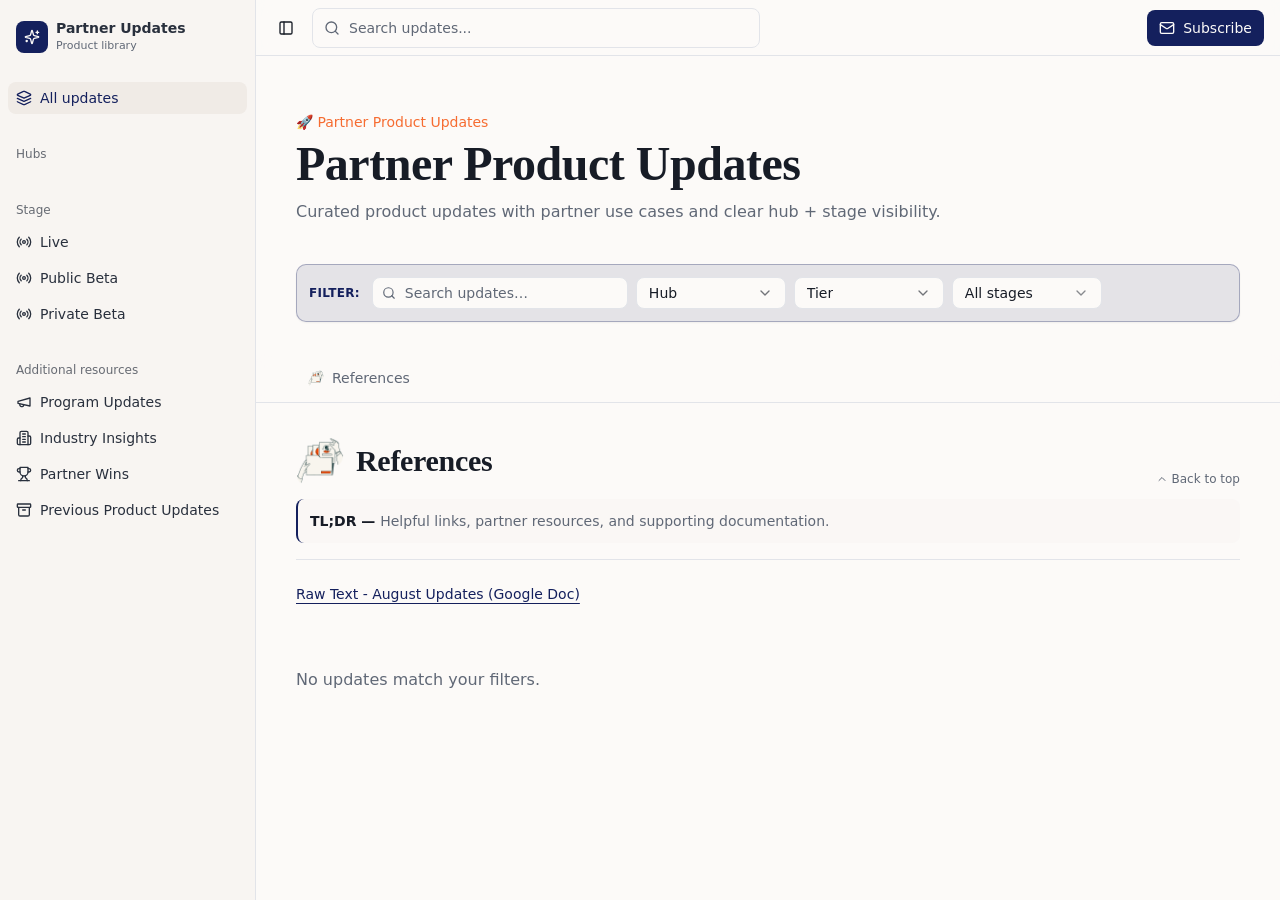
<file: index.html>
<!doctype html>
<html lang="en">
  <head>
    <meta charset="UTF-8" />
    <meta name="viewport" content="width=device-width, initial-scale=1.0" />
    <meta name="robots" content="noindex, nofollow" />
    <meta name="googlebot" content="noindex, nofollow" />
    <title>HubSpot Asia Product Updates</title>
    <meta name="description" content="A central hub for sharing product updates with partners, featuring detailed briefs and filtering capabilities.">
    <meta name="author" content="HubSpot Asia" />


    <!-- TODO: Update og:title to match your application name -->
    
    
    <meta property="og:type" content="website" />
    <meta property="og:image" content="https://pub-bb2e103a32db4e198524a2e9ed8f35b4.r2.dev/dc949879-1ec9-41b3-b886-4db17c16cd79/id-preview-f7a6d856--ee34b9b2-2128-481d-a5aa-a598264d3cc8.lovable.app-1779691380665.png">

    <meta name="twitter:card" content="summary_large_image" />
    <meta name="twitter:site" content="@Lovable" />
    <meta name="twitter:image" content="https://pub-bb2e103a32db4e198524a2e9ed8f35b4.r2.dev/dc949879-1ec9-41b3-b886-4db17c16cd79/id-preview-f7a6d856--ee34b9b2-2128-481d-a5aa-a598264d3cc8.lovable.app-1779691380665.png">
    <meta property="og:title" content="HubSpot Asia Product Updates">
  <meta name="twitter:title" content="HubSpot Asia Product Updates">

  <meta property="og:description" content="A central hub for sharing product updates with partners, featuring detailed briefs and filtering capabilities.">
  <meta name="twitter:description" content="A central hub for sharing product updates with partners, featuring detailed briefs and filtering capabilities.">
  <script type="module" crossorigin src="./index-s8HdibdU.js"></script>
  <link rel="stylesheet" crossorigin href="./index-5TgdfY3u.css">
</head>

  <body>
    <div id="root"></div>
  </body>
</html>
</file>
<file: index-5TgdfY3u.css>
*,:before,:after{--tw-border-spacing-x: 0;--tw-border-spacing-y: 0;--tw-translate-x: 0;--tw-translate-y: 0;--tw-rotate: 0;--tw-skew-x: 0;--tw-skew-y: 0;--tw-scale-x: 1;--tw-scale-y: 1;--tw-pan-x: ;--tw-pan-y: ;--tw-pinch-zoom: ;--tw-scroll-snap-strictness: proximity;--tw-gradient-from-position: ;--tw-gradient-via-position: ;--tw-gradient-to-position: ;--tw-ordinal: ;--tw-slashed-zero: ;--tw-numeric-figure: ;--tw-numeric-spacing: ;--tw-numeric-fraction: ;--tw-ring-inset: ;--tw-ring-offset-width: 0px;--tw-ring-offset-color: #fff;--tw-ring-color: rgb(59 130 246 / .5);--tw-ring-offset-shadow: 0 0 #0000;--tw-ring-shadow: 0 0 #0000;--tw-shadow: 0 0 #0000;--tw-shadow-colored: 0 0 #0000;--tw-blur: ;--tw-brightness: ;--tw-contrast: ;--tw-grayscale: ;--tw-hue-rotate: ;--tw-invert: ;--tw-saturate: ;--tw-sepia: ;--tw-drop-shadow: ;--tw-backdrop-blur: ;--tw-backdrop-brightness: ;--tw-backdrop-contrast: ;--tw-backdrop-grayscale: ;--tw-backdrop-hue-rotate: ;--tw-backdrop-invert: ;--tw-backdrop-opacity: ;--tw-backdrop-saturate: ;--tw-backdrop-sepia: ;--tw-contain-size: ;--tw-contain-layout: ;--tw-contain-paint: ;--tw-contain-style: }::backdrop{--tw-border-spacing-x: 0;--tw-border-spacing-y: 0;--tw-translate-x: 0;--tw-translate-y: 0;--tw-rotate: 0;--tw-skew-x: 0;--tw-skew-y: 0;--tw-scale-x: 1;--tw-scale-y: 1;--tw-pan-x: ;--tw-pan-y: ;--tw-pinch-zoom: ;--tw-scroll-snap-strictness: proximity;--tw-gradient-from-position: ;--tw-gradient-via-position: ;--tw-gradient-to-position: ;--tw-ordinal: ;--tw-slashed-zero: ;--tw-numeric-figure: ;--tw-numeric-spacing: ;--tw-numeric-fraction: ;--tw-ring-inset: ;--tw-ring-offset-width: 0px;--tw-ring-offset-color: #fff;--tw-ring-color: rgb(59 130 246 / .5);--tw-ring-offset-shadow: 0 0 #0000;--tw-ring-shadow: 0 0 #0000;--tw-shadow: 0 0 #0000;--tw-shadow-colored: 0 0 #0000;--tw-blur: ;--tw-brightness: ;--tw-contrast: ;--tw-grayscale: ;--tw-hue-rotate: ;--tw-invert: ;--tw-saturate: ;--tw-sepia: ;--tw-drop-shadow: ;--tw-backdrop-blur: ;--tw-backdrop-brightness: ;--tw-backdrop-contrast: ;--tw-backdrop-grayscale: ;--tw-backdrop-hue-rotate: ;--tw-backdrop-invert: ;--tw-backdrop-opacity: ;--tw-backdrop-saturate: ;--tw-backdrop-sepia: ;--tw-contain-size: ;--tw-contain-layout: ;--tw-contain-paint: ;--tw-contain-style: }*,:before,:after{box-sizing:border-box;border-width:0;border-style:solid;border-color:#e5e7eb}:before,:after{--tw-content: ""}html,:host{line-height:1.5;-webkit-text-size-adjust:100%;-moz-tab-size:4;-o-tab-size:4;tab-size:4;font-family:ui-sans-serif,system-ui,sans-serif,"Apple Color Emoji","Segoe UI Emoji",Segoe UI Symbol,"Noto Color Emoji";font-feature-settings:normal;font-variation-settings:normal;-webkit-tap-highlight-color:transparent}body{margin:0;line-height:inherit}hr{height:0;color:inherit;border-top-width:1px}abbr:where([title]){-webkit-text-decoration:underline dotted;text-decoration:underline dotted}h1,h2,h3,h4,h5,h6{font-size:inherit;font-weight:inherit}a{color:inherit;text-decoration:inherit}b,strong{font-weight:bolder}code,kbd,samp,pre{font-family:ui-monospace,SFMono-Regular,Menlo,Monaco,Consolas,Liberation Mono,Courier New,monospace;font-feature-settings:normal;font-variation-settings:normal;font-size:1em}small{font-size:80%}sub,sup{font-size:75%;line-height:0;position:relative;vertical-align:baseline}sub{bottom:-.25em}sup{top:-.5em}table{text-indent:0;border-color:inherit;border-collapse:collapse}button,input,optgroup,select,textarea{font-family:inherit;font-feature-settings:inherit;font-variation-settings:inherit;font-size:100%;font-weight:inherit;line-height:inherit;letter-spacing:inherit;color:inherit;margin:0;padding:0}button,select{text-transform:none}button,input:where([type=button]),input:where([type=reset]),input:where([type=submit]){-webkit-appearance:button;background-color:transparent;background-image:none}:-moz-focusring{outline:auto}:-moz-ui-invalid{box-shadow:none}progress{vertical-align:baseline}::-webkit-inner-spin-button,::-webkit-outer-spin-button{height:auto}[type=search]{-webkit-appearance:textfield;outline-offset:-2px}::-webkit-search-decoration{-webkit-appearance:none}::-webkit-file-upload-button{-webkit-appearance:button;font:inherit}summary{display:list-item}blockquote,dl,dd,h1,h2,h3,h4,h5,h6,hr,figure,p,pre{margin:0}fieldset{margin:0;padding:0}legend{padding:0}ol,ul,menu{list-style:none;margin:0;padding:0}dialog{padding:0}textarea{resize:vertical}input::-moz-placeholder,textarea::-moz-placeholder{opacity:1;color:#9ca3af}input::placeholder,textarea::placeholder{opacity:1;color:#9ca3af}button,[role=button]{cursor:pointer}:disabled{cursor:default}img,svg,video,canvas,audio,iframe,embed,object{display:block;vertical-align:middle}img,video{max-width:100%;height:auto}[hidden]:where(:not([hidden=until-found])){display:none}:root{--background: 30 33% 98%;--foreground: 220 25% 12%;--card: 0 0% 100%;--card-foreground: 220 25% 12%;--popover: 0 0% 100%;--popover-foreground: 220 25% 12%;--primary: 230 65% 22%;--primary-foreground: 30 33% 98%;--primary-glow: 230 65% 38%;--secondary: 30 25% 94%;--secondary-foreground: 220 25% 12%;--muted: 30 20% 95%;--muted-foreground: 220 10% 42%;--accent: 18 92% 58%;--accent-foreground: 0 0% 100%;--destructive: 0 72% 50%;--destructive-foreground: 0 0% 100%;--border: 220 14% 90%;--input: 220 14% 90%;--ring: 230 65% 22%;--feature: 142 71% 38%;--improvement: 217 91% 55%;--fix: 38 92% 50%;--announcement: 280 65% 50%;--hubspot-orange: 17 100% 50%;--hubspot-orange-foreground: 0 0% 100%;--radius: .625rem;--gradient-hero: linear-gradient(135deg, hsl(230 65% 22%) 0%, hsl(230 65% 38%) 60%, hsl(18 92% 58%) 130%);--shadow-card: 0 1px 2px hsl(220 25% 12% / .04), 0 8px 24px -12px hsl(220 25% 12% / .08);--shadow-elevated: 0 4px 12px -2px hsl(220 25% 12% / .08), 0 24px 48px -16px hsl(220 25% 12% / .18);--sidebar-background: 30 30% 96%;--sidebar-foreground: 220 20% 20%;--sidebar-primary: 230 65% 22%;--sidebar-primary-foreground: 30 33% 98%;--sidebar-accent: 30 25% 92%;--sidebar-accent-foreground: 230 65% 22%;--sidebar-border: 220 14% 88%;--sidebar-ring: 230 65% 22%}.dark{--background: 222 30% 8%;--foreground: 30 20% 95%;--card: 222 30% 11%;--card-foreground: 30 20% 95%;--popover: 222 30% 11%;--popover-foreground: 30 20% 95%;--primary: 30 33% 95%;--primary-foreground: 222 30% 8%;--primary-glow: 230 65% 60%;--secondary: 222 25% 16%;--secondary-foreground: 30 20% 95%;--muted: 222 25% 16%;--muted-foreground: 220 10% 60%;--accent: 18 92% 58%;--accent-foreground: 0 0% 100%;--destructive: 0 62% 45%;--destructive-foreground: 30 20% 95%;--border: 222 25% 18%;--input: 222 25% 18%;--ring: 30 33% 95%;--sidebar-background: 222 30% 10%;--sidebar-foreground: 30 20% 90%;--sidebar-primary: 30 33% 95%;--sidebar-primary-foreground: 222 30% 8%;--sidebar-accent: 222 25% 16%;--sidebar-accent-foreground: 30 20% 95%;--sidebar-border: 222 25% 18%;--sidebar-ring: 30 33% 95%}*{border-color:hsl(var(--border))}body{background-color:hsl(var(--background));color:hsl(var(--foreground));font-feature-settings:"ss01","cv11"}h1,h2,h3,h4{font-family:ui-serif,Georgia,Iowan Old Style,Apple Garamond,Baskerville,Times New Roman,serif;letter-spacing:-.01em}.prose{color:var(--tw-prose-body);max-width:65ch}.prose :where(p):not(:where([class~=not-prose],[class~=not-prose] *)){margin-top:1.25em;margin-bottom:1.25em}.prose :where([class~=lead]):not(:where([class~=not-prose],[class~=not-prose] *)){color:var(--tw-prose-lead);font-size:1.25em;line-height:1.6;margin-top:1.2em;margin-bottom:1.2em}.prose :where(a):not(:where([class~=not-prose],[class~=not-prose] *)){color:var(--tw-prose-links);text-decoration:underline;font-weight:500}.prose :where(strong):not(:where([class~=not-prose],[class~=not-prose] *)){color:var(--tw-prose-bold);font-weight:600}.prose :where(a strong):not(:where([class~=not-prose],[class~=not-prose] *)){color:inherit}.prose :where(blockquote strong):not(:where([class~=not-prose],[class~=not-prose] *)){color:inherit}.prose :where(thead th strong):not(:where([class~=not-prose],[class~=not-prose] *)){color:inherit}.prose :where(ol):not(:where([class~=not-prose],[class~=not-prose] *)){list-style-type:decimal;margin-top:1.25em;margin-bottom:1.25em;padding-inline-start:1.625em}.prose :where(ol[type=A]):not(:where([class~=not-prose],[class~=not-prose] *)){list-style-type:upper-alpha}.prose :where(ol[type=a]):not(:where([class~=not-prose],[class~=not-prose] *)){list-style-type:lower-alpha}.prose :where(ol[type=A s]):not(:where([class~=not-prose],[class~=not-prose] *)){list-style-type:upper-alpha}.prose :where(ol[type=a s]):not(:where([class~=not-prose],[class~=not-prose] *)){list-style-type:lower-alpha}.prose :where(ol[type=I]):not(:where([class~=not-prose],[class~=not-prose] *)){list-style-type:upper-roman}.prose :where(ol[type=i]):not(:where([class~=not-prose],[class~=not-prose] *)){list-style-type:lower-roman}.prose :where(ol[type=I s]):not(:where([class~=not-prose],[class~=not-prose] *)){list-style-type:upper-roman}.prose :where(ol[type=i s]):not(:where([class~=not-prose],[class~=not-prose] *)){list-style-type:lower-roman}.prose :where(ol[type="1"]):not(:where([class~=not-prose],[class~=not-prose] *)){list-style-type:decimal}.prose :where(ul):not(:where([class~=not-prose],[class~=not-prose] *)){list-style-type:disc;margin-top:1.25em;margin-bottom:1.25em;padding-inline-start:1.625em}.prose :where(ol>li):not(:where([class~=not-prose],[class~=not-prose] *))::marker{font-weight:400;color:var(--tw-prose-counters)}.prose :where(ul>li):not(:where([class~=not-prose],[class~=not-prose] *))::marker{color:var(--tw-prose-bullets)}.prose :where(dt):not(:where([class~=not-prose],[class~=not-prose] *)){color:var(--tw-prose-headings);font-weight:600;margin-top:1.25em}.prose :where(hr):not(:where([class~=not-prose],[class~=not-prose] *)){border-color:var(--tw-prose-hr);border-top-width:1px;margin-top:3em;margin-bottom:3em}.prose :where(blockquote):not(:where([class~=not-prose],[class~=not-prose] *)){font-weight:500;font-style:italic;color:var(--tw-prose-quotes);border-inline-start-width:.25rem;border-inline-start-color:var(--tw-prose-quote-borders);quotes:"“""”""‘""’";margin-top:1.6em;margin-bottom:1.6em;padding-inline-start:1em}.prose :where(blockquote p:first-of-type):not(:where([class~=not-prose],[class~=not-prose] *)):before{content:open-quote}.prose :where(blockquote p:last-of-type):not(:where([class~=not-prose],[class~=not-prose] *)):after{content:close-quote}.prose :where(h1):not(:where([class~=not-prose],[class~=not-prose] *)){color:var(--tw-prose-headings);font-weight:800;font-size:2.25em;margin-top:0;margin-bottom:.8888889em;line-height:1.1111111}.prose :where(h1 strong):not(:where([class~=not-prose],[class~=not-prose] *)){font-weight:900;color:inherit}.prose :where(h2):not(:where([class~=not-prose],[class~=not-prose] *)){color:var(--tw-prose-headings);font-weight:700;font-size:1.5em;margin-top:2em;margin-bottom:1em;line-height:1.3333333}.prose :where(h2 strong):not(:where([class~=not-prose],[class~=not-prose] *)){font-weight:800;color:inherit}.prose :where(h3):not(:where([class~=not-prose],[class~=not-prose] *)){color:var(--tw-prose-headings);font-weight:600;font-size:1.25em;margin-top:1.6em;margin-bottom:.6em;line-height:1.6}.prose :where(h3 strong):not(:where([class~=not-prose],[class~=not-prose] *)){font-weight:700;color:inherit}.prose :where(h4):not(:where([class~=not-prose],[class~=not-prose] *)){color:var(--tw-prose-headings);font-weight:600;margin-top:1.5em;margin-bottom:.5em;line-height:1.5}.prose :where(h4 strong):not(:where([class~=not-prose],[class~=not-prose] *)){font-weight:700;color:inherit}.prose :where(img):not(:where([class~=not-prose],[class~=not-prose] *)){margin-top:2em;margin-bottom:2em}.prose :where(picture):not(:where([class~=not-prose],[class~=not-prose] *)){display:block;margin-top:2em;margin-bottom:2em}.prose :where(video):not(:where([class~=not-prose],[class~=not-prose] *)){margin-top:2em;margin-bottom:2em}.prose :where(kbd):not(:where([class~=not-prose],[class~=not-prose] *)){font-weight:500;font-family:inherit;color:var(--tw-prose-kbd);box-shadow:0 0 0 1px rgb(var(--tw-prose-kbd-shadows) / 10%),0 3px rgb(var(--tw-prose-kbd-shadows) / 10%);font-size:.875em;border-radius:.3125rem;padding-top:.1875em;padding-inline-end:.375em;padding-bottom:.1875em;padding-inline-start:.375em}.prose :where(code):not(:where([class~=not-prose],[class~=not-prose] *)){color:var(--tw-prose-code);font-weight:600;font-size:.875em}.prose :where(code):not(:where([class~=not-prose],[class~=not-prose] *)):before{content:"`"}.prose :where(code):not(:where([class~=not-prose],[class~=not-prose] *)):after{content:"`"}.prose :where(a code):not(:where([class~=not-prose],[class~=not-prose] *)){color:inherit}.prose :where(h1 code):not(:where([class~=not-prose],[class~=not-prose] *)){color:inherit}.prose :where(h2 code):not(:where([class~=not-prose],[class~=not-prose] *)){color:inherit;font-size:.875em}.prose :where(h3 code):not(:where([class~=not-prose],[class~=not-prose] *)){color:inherit;font-size:.9em}.prose :where(h4 code):not(:where([class~=not-prose],[class~=not-prose] *)){color:inherit}.prose :where(blockquote code):not(:where([class~=not-prose],[class~=not-prose] *)){color:inherit}.prose :where(thead th code):not(:where([class~=not-prose],[class~=not-prose] *)){color:inherit}.prose :where(pre):not(:where([class~=not-prose],[class~=not-prose] *)){color:var(--tw-prose-pre-code);background-color:var(--tw-prose-pre-bg);overflow-x:auto;font-weight:400;font-size:.875em;line-height:1.7142857;margin-top:1.7142857em;margin-bottom:1.7142857em;border-radius:.375rem;padding-top:.8571429em;padding-inline-end:1.1428571em;padding-bottom:.8571429em;padding-inline-start:1.1428571em}.prose :where(pre code):not(:where([class~=not-prose],[class~=not-prose] *)){background-color:transparent;border-width:0;border-radius:0;padding:0;font-weight:inherit;color:inherit;font-size:inherit;font-family:inherit;line-height:inherit}.prose :where(pre code):not(:where([class~=not-prose],[class~=not-prose] *)):before{content:none}.prose :where(pre code):not(:where([class~=not-prose],[class~=not-prose] *)):after{content:none}.prose :where(table):not(:where([class~=not-prose],[class~=not-prose] *)){width:100%;table-layout:auto;margin-top:2em;margin-bottom:2em;font-size:.875em;line-height:1.7142857}.prose :where(thead):not(:where([class~=not-prose],[class~=not-prose] *)){border-bottom-width:1px;border-bottom-color:var(--tw-prose-th-borders)}.prose :where(thead th):not(:where([class~=not-prose],[class~=not-prose] *)){color:var(--tw-prose-headings);font-weight:600;vertical-align:bottom;padding-inline-end:.5714286em;padding-bottom:.5714286em;padding-inline-start:.5714286em}.prose :where(tbody tr):not(:where([class~=not-prose],[class~=not-prose] *)){border-bottom-width:1px;border-bottom-color:var(--tw-prose-td-borders)}.prose :where(tbody tr:last-child):not(:where([class~=not-prose],[class~=not-prose] *)){border-bottom-width:0}.prose :where(tbody td):not(:where([class~=not-prose],[class~=not-prose] *)){vertical-align:baseline}.prose :where(tfoot):not(:where([class~=not-prose],[class~=not-prose] *)){border-top-width:1px;border-top-color:var(--tw-prose-th-borders)}.prose :where(tfoot td):not(:where([class~=not-prose],[class~=not-prose] *)){vertical-align:top}.prose :where(th,td):not(:where([class~=not-prose],[class~=not-prose] *)){text-align:start}.prose :where(figure>*):not(:where([class~=not-prose],[class~=not-prose] *)){margin-top:0;margin-bottom:0}.prose :where(figcaption):not(:where([class~=not-prose],[class~=not-prose] *)){color:var(--tw-prose-captions);font-size:.875em;line-height:1.4285714;margin-top:.8571429em}.prose{--tw-prose-body: #374151;--tw-prose-headings: #111827;--tw-prose-lead: #4b5563;--tw-prose-links: #111827;--tw-prose-bold: #111827;--tw-prose-counters: #6b7280;--tw-prose-bullets: #d1d5db;--tw-prose-hr: #e5e7eb;--tw-prose-quotes: #111827;--tw-prose-quote-borders: #e5e7eb;--tw-prose-captions: #6b7280;--tw-prose-kbd: #111827;--tw-prose-kbd-shadows: 17 24 39;--tw-prose-code: #111827;--tw-prose-pre-code: #e5e7eb;--tw-prose-pre-bg: #1f2937;--tw-prose-th-borders: #d1d5db;--tw-prose-td-borders: #e5e7eb;--tw-prose-invert-body: #d1d5db;--tw-prose-invert-headings: #fff;--tw-prose-invert-lead: #9ca3af;--tw-prose-invert-links: #fff;--tw-prose-invert-bold: #fff;--tw-prose-invert-counters: #9ca3af;--tw-prose-invert-bullets: #4b5563;--tw-prose-invert-hr: #374151;--tw-prose-invert-quotes: #f3f4f6;--tw-prose-invert-quote-borders: #374151;--tw-prose-invert-captions: #9ca3af;--tw-prose-invert-kbd: #fff;--tw-prose-invert-kbd-shadows: 255 255 255;--tw-prose-invert-code: #fff;--tw-prose-invert-pre-code: #d1d5db;--tw-prose-invert-pre-bg: rgb(0 0 0 / 50%);--tw-prose-invert-th-borders: #4b5563;--tw-prose-invert-td-borders: #374151;font-size:1rem;line-height:1.75}.prose :where(picture>img):not(:where([class~=not-prose],[class~=not-prose] *)){margin-top:0;margin-bottom:0}.prose :where(li):not(:where([class~=not-prose],[class~=not-prose] *)){margin-top:.5em;margin-bottom:.5em}.prose :where(ol>li):not(:where([class~=not-prose],[class~=not-prose] *)){padding-inline-start:.375em}.prose :where(ul>li):not(:where([class~=not-prose],[class~=not-prose] *)){padding-inline-start:.375em}.prose :where(.prose>ul>li p):not(:where([class~=not-prose],[class~=not-prose] *)){margin-top:.75em;margin-bottom:.75em}.prose :where(.prose>ul>li>p:first-child):not(:where([class~=not-prose],[class~=not-prose] *)){margin-top:1.25em}.prose :where(.prose>ul>li>p:last-child):not(:where([class~=not-prose],[class~=not-prose] *)){margin-bottom:1.25em}.prose :where(.prose>ol>li>p:first-child):not(:where([class~=not-prose],[class~=not-prose] *)){margin-top:1.25em}.prose :where(.prose>ol>li>p:last-child):not(:where([class~=not-prose],[class~=not-prose] *)){margin-bottom:1.25em}.prose :where(ul ul,ul ol,ol ul,ol ol):not(:where([class~=not-prose],[class~=not-prose] *)){margin-top:.75em;margin-bottom:.75em}.prose :where(dl):not(:where([class~=not-prose],[class~=not-prose] *)){margin-top:1.25em;margin-bottom:1.25em}.prose :where(dd):not(:where([class~=not-prose],[class~=not-prose] *)){margin-top:.5em;padding-inline-start:1.625em}.prose :where(hr+*):not(:where([class~=not-prose],[class~=not-prose] *)){margin-top:0}.prose :where(h2+*):not(:where([class~=not-prose],[class~=not-prose] *)){margin-top:0}.prose :where(h3+*):not(:where([class~=not-prose],[class~=not-prose] *)){margin-top:0}.prose :where(h4+*):not(:where([class~=not-prose],[class~=not-prose] *)){margin-top:0}.prose :where(thead th:first-child):not(:where([class~=not-prose],[class~=not-prose] *)){padding-inline-start:0}.prose :where(thead th:last-child):not(:where([class~=not-prose],[class~=not-prose] *)){padding-inline-end:0}.prose :where(tbody td,tfoot td):not(:where([class~=not-prose],[class~=not-prose] *)){padding-top:.5714286em;padding-inline-end:.5714286em;padding-bottom:.5714286em;padding-inline-start:.5714286em}.prose :where(tbody td:first-child,tfoot td:first-child):not(:where([class~=not-prose],[class~=not-prose] *)){padding-inline-start:0}.prose :where(tbody td:last-child,tfoot td:last-child):not(:where([class~=not-prose],[class~=not-prose] *)){padding-inline-end:0}.prose :where(figure):not(:where([class~=not-prose],[class~=not-prose] *)){margin-top:2em;margin-bottom:2em}.prose :where(.prose>:first-child):not(:where([class~=not-prose],[class~=not-prose] *)){margin-top:0}.prose :where(.prose>:last-child):not(:where([class~=not-prose],[class~=not-prose] *)){margin-bottom:0}.prose-sm{font-size:.875rem;line-height:1.7142857}.prose-sm :where(p):not(:where([class~=not-prose],[class~=not-prose] *)){margin-top:1.1428571em;margin-bottom:1.1428571em}.prose-sm :where([class~=lead]):not(:where([class~=not-prose],[class~=not-prose] *)){font-size:1.2857143em;line-height:1.5555556;margin-top:.8888889em;margin-bottom:.8888889em}.prose-sm :where(blockquote):not(:where([class~=not-prose],[class~=not-prose] *)){margin-top:1.3333333em;margin-bottom:1.3333333em;padding-inline-start:1.1111111em}.prose-sm :where(h1):not(:where([class~=not-prose],[class~=not-prose] *)){font-size:2.1428571em;margin-top:0;margin-bottom:.8em;line-height:1.2}.prose-sm :where(h2):not(:where([class~=not-prose],[class~=not-prose] *)){font-size:1.4285714em;margin-top:1.6em;margin-bottom:.8em;line-height:1.4}.prose-sm :where(h3):not(:where([class~=not-prose],[class~=not-prose] *)){font-size:1.2857143em;margin-top:1.5555556em;margin-bottom:.4444444em;line-height:1.5555556}.prose-sm :where(h4):not(:where([class~=not-prose],[class~=not-prose] *)){margin-top:1.4285714em;margin-bottom:.5714286em;line-height:1.4285714}.prose-sm :where(img):not(:where([class~=not-prose],[class~=not-prose] *)){margin-top:1.7142857em;margin-bottom:1.7142857em}.prose-sm :where(picture):not(:where([class~=not-prose],[class~=not-prose] *)){margin-top:1.7142857em;margin-bottom:1.7142857em}.prose-sm :where(picture>img):not(:where([class~=not-prose],[class~=not-prose] *)){margin-top:0;margin-bottom:0}.prose-sm :where(video):not(:where([class~=not-prose],[class~=not-prose] *)){margin-top:1.7142857em;margin-bottom:1.7142857em}.prose-sm :where(kbd):not(:where([class~=not-prose],[class~=not-prose] *)){font-size:.8571429em;border-radius:.3125rem;padding-top:.1428571em;padding-inline-end:.3571429em;padding-bottom:.1428571em;padding-inline-start:.3571429em}.prose-sm :where(code):not(:where([class~=not-prose],[class~=not-prose] *)){font-size:.8571429em}.prose-sm :where(h2 code):not(:where([class~=not-prose],[class~=not-prose] *)){font-size:.9em}.prose-sm :where(h3 code):not(:where([class~=not-prose],[class~=not-prose] *)){font-size:.8888889em}.prose-sm :where(pre):not(:where([class~=not-prose],[class~=not-prose] *)){font-size:.8571429em;line-height:1.6666667;margin-top:1.6666667em;margin-bottom:1.6666667em;border-radius:.25rem;padding-top:.6666667em;padding-inline-end:1em;padding-bottom:.6666667em;padding-inline-start:1em}.prose-sm :where(ol):not(:where([class~=not-prose],[class~=not-prose] *)){margin-top:1.1428571em;margin-bottom:1.1428571em;padding-inline-start:1.5714286em}.prose-sm :where(ul):not(:where([class~=not-prose],[class~=not-prose] *)){margin-top:1.1428571em;margin-bottom:1.1428571em;padding-inline-start:1.5714286em}.prose-sm :where(li):not(:where([class~=not-prose],[class~=not-prose] *)){margin-top:.2857143em;margin-bottom:.2857143em}.prose-sm :where(ol>li):not(:where([class~=not-prose],[class~=not-prose] *)){padding-inline-start:.4285714em}.prose-sm :where(ul>li):not(:where([class~=not-prose],[class~=not-prose] *)){padding-inline-start:.4285714em}.prose-sm :where(.prose-sm>ul>li p):not(:where([class~=not-prose],[class~=not-prose] *)){margin-top:.5714286em;margin-bottom:.5714286em}.prose-sm :where(.prose-sm>ul>li>p:first-child):not(:where([class~=not-prose],[class~=not-prose] *)){margin-top:1.1428571em}.prose-sm :where(.prose-sm>ul>li>p:last-child):not(:where([class~=not-prose],[class~=not-prose] *)){margin-bottom:1.1428571em}.prose-sm :where(.prose-sm>ol>li>p:first-child):not(:where([class~=not-prose],[class~=not-prose] *)){margin-top:1.1428571em}.prose-sm :where(.prose-sm>ol>li>p:last-child):not(:where([class~=not-prose],[class~=not-prose] *)){margin-bottom:1.1428571em}.prose-sm :where(ul ul,ul ol,ol ul,ol ol):not(:where([class~=not-prose],[class~=not-prose] *)){margin-top:.5714286em;margin-bottom:.5714286em}.prose-sm :where(dl):not(:where([class~=not-prose],[class~=not-prose] *)){margin-top:1.1428571em;margin-bottom:1.1428571em}.prose-sm :where(dt):not(:where([class~=not-prose],[class~=not-prose] *)){margin-top:1.1428571em}.prose-sm :where(dd):not(:where([class~=not-prose],[class~=not-prose] *)){margin-top:.2857143em;padding-inline-start:1.5714286em}.prose-sm :where(hr):not(:where([class~=not-prose],[class~=not-prose] *)){margin-top:2.8571429em;margin-bottom:2.8571429em}.prose-sm :where(hr+*):not(:where([class~=not-prose],[class~=not-prose] *)){margin-top:0}.prose-sm :where(h2+*):not(:where([class~=not-prose],[class~=not-prose] *)){margin-top:0}.prose-sm :where(h3+*):not(:where([class~=not-prose],[class~=not-prose] *)){margin-top:0}.prose-sm :where(h4+*):not(:where([class~=not-prose],[class~=not-prose] *)){margin-top:0}.prose-sm :where(table):not(:where([class~=not-prose],[class~=not-prose] *)){font-size:.8571429em;line-height:1.5}.prose-sm :where(thead th):not(:where([class~=not-prose],[class~=not-prose] *)){padding-inline-end:1em;padding-bottom:.6666667em;padding-inline-start:1em}.prose-sm :where(thead th:first-child):not(:where([class~=not-prose],[class~=not-prose] *)){padding-inline-start:0}.prose-sm :where(thead th:last-child):not(:where([class~=not-prose],[class~=not-prose] *)){padding-inline-end:0}.prose-sm :where(tbody td,tfoot td):not(:where([class~=not-prose],[class~=not-prose] *)){padding-top:.6666667em;padding-inline-end:1em;padding-bottom:.6666667em;padding-inline-start:1em}.prose-sm :where(tbody td:first-child,tfoot td:first-child):not(:where([class~=not-prose],[class~=not-prose] *)){padding-inline-start:0}.prose-sm :where(tbody td:last-child,tfoot td:last-child):not(:where([class~=not-prose],[class~=not-prose] *)){padding-inline-end:0}.prose-sm :where(figure):not(:where([class~=not-prose],[class~=not-prose] *)){margin-top:1.7142857em;margin-bottom:1.7142857em}.prose-sm :where(figure>*):not(:where([class~=not-prose],[class~=not-prose] *)){margin-top:0;margin-bottom:0}.prose-sm :where(figcaption):not(:where([class~=not-prose],[class~=not-prose] *)){font-size:.8571429em;line-height:1.3333333;margin-top:.6666667em}.prose-sm :where(.prose-sm>:first-child):not(:where([class~=not-prose],[class~=not-prose] *)){margin-top:0}.prose-sm :where(.prose-sm>:last-child):not(:where([class~=not-prose],[class~=not-prose] *)){margin-bottom:0}.prose-update{line-height:1.625;color:hsl(var(--foreground))}.prose-update h2{margin-top:2rem;margin-bottom:.75rem;font-size:1.5rem;line-height:2rem;font-weight:600}.prose-update h3{margin-top:1.5rem;margin-bottom:.5rem;font-size:1.25rem;line-height:1.75rem;font-weight:600}.prose-update p{margin-top:1rem;margin-bottom:1rem}.prose-update ul{margin-top:1rem;margin-bottom:1rem;list-style-type:disc}.prose-update ul>:not([hidden])~:not([hidden]){--tw-space-y-reverse: 0;margin-top:calc(.25rem * calc(1 - var(--tw-space-y-reverse)));margin-bottom:calc(.25rem * var(--tw-space-y-reverse))}.prose-update ul{padding-left:1.5rem}.prose-update ol{margin-top:1rem;margin-bottom:1rem;list-style-type:decimal}.prose-update ol>:not([hidden])~:not([hidden]){--tw-space-y-reverse: 0;margin-top:calc(.25rem * calc(1 - var(--tw-space-y-reverse)));margin-bottom:calc(.25rem * var(--tw-space-y-reverse))}.prose-update ol{padding-left:1.5rem}.prose-update a{color:hsl(var(--primary));text-decoration-line:underline;text-underline-offset:4px}.prose-update blockquote{margin-top:1rem;margin-bottom:1rem;border-left-width:4px;border-color:hsl(var(--accent));padding-left:1rem;font-style:italic;color:hsl(var(--muted-foreground))}.prose-update code{border-radius:.25rem;background-color:hsl(var(--muted));padding:.125rem .375rem;font-size:.875rem;line-height:1.25rem}.prose-update pre{margin-top:1rem;margin-bottom:1rem;overflow-x:auto;border-radius:calc(var(--radius) - 2px);background-color:hsl(var(--muted));padding:1rem;font-size:.875rem;line-height:1.25rem}.prose-update img{margin-top:1rem;margin-bottom:1rem;border-radius:calc(var(--radius) - 2px)}.sr-only{position:absolute;width:1px;height:1px;padding:0;margin:-1px;overflow:hidden;clip:rect(0,0,0,0);white-space:nowrap;border-width:0}.pointer-events-none{pointer-events:none}.pointer-events-auto{pointer-events:auto}.visible{visibility:visible}.invisible{visibility:hidden}.fixed{position:fixed}.absolute{position:absolute}.relative{position:relative}.sticky{position:sticky}.inset-0{top:0;right:0;bottom:0;left:0}.inset-x-0{left:0;right:0}.inset-y-0{top:0;bottom:0}.-bottom-12{bottom:-3rem}.-left-12{left:-3rem}.-right-12{right:-3rem}.-right-16{right:-4rem}.-top-12{top:-3rem}.-top-16{top:-4rem}.bottom-0{bottom:0}.bottom-6{bottom:1.5rem}.left-0{left:0}.left-1{left:.25rem}.left-1\/2{left:50%}.left-2{left:.5rem}.left-2\.5{left:.625rem}.left-3{left:.75rem}.left-\[50\%\]{left:50%}.right-0{right:0}.right-1{right:.25rem}.right-1\.5{right:.375rem}.right-2{right:.5rem}.right-3{right:.75rem}.right-4{right:1rem}.right-6{right:1.5rem}.top-0{top:0}.top-1\.5{top:.375rem}.top-1\/2{top:50%}.top-2{top:.5rem}.top-3\.5{top:.875rem}.top-4{top:1rem}.top-\[1px\]{top:1px}.top-\[50\%\]{top:50%}.top-\[60\%\]{top:60%}.top-full{top:100%}.z-10{z-index:10}.z-20{z-index:20}.z-30{z-index:30}.z-50{z-index:50}.z-\[100\]{z-index:100}.z-\[1\]{z-index:1}.-mx-1{margin-left:-.25rem;margin-right:-.25rem}.-mx-4{margin-left:-1rem;margin-right:-1rem}.-my-1{margin-top:-.25rem;margin-bottom:-.25rem}.-my-2{margin-top:-.5rem;margin-bottom:-.5rem}.mx-2{margin-left:.5rem;margin-right:.5rem}.mx-3\.5{margin-left:.875rem;margin-right:.875rem}.mx-6{margin-left:1.5rem;margin-right:1.5rem}.mx-auto{margin-left:auto;margin-right:auto}.my-0\.5{margin-top:.125rem;margin-bottom:.125rem}.my-1{margin-top:.25rem;margin-bottom:.25rem}.-ml-4{margin-left:-1rem}.-mt-4{margin-top:-1rem}.mb-1{margin-bottom:.25rem}.mb-10{margin-bottom:2.5rem}.mb-14{margin-bottom:3.5rem}.mb-2{margin-bottom:.5rem}.mb-3{margin-bottom:.75rem}.mb-4{margin-bottom:1rem}.mb-6{margin-bottom:1.5rem}.mb-8{margin-bottom:2rem}.ml-1{margin-left:.25rem}.ml-auto{margin-left:auto}.mr-1{margin-right:.25rem}.mr-2{margin-right:.5rem}.mt-0\.5{margin-top:.125rem}.mt-1{margin-top:.25rem}.mt-1\.5{margin-top:.375rem}.mt-10{margin-top:2.5rem}.mt-12{margin-top:3rem}.mt-2{margin-top:.5rem}.mt-24{margin-top:6rem}.mt-3{margin-top:.75rem}.mt-4{margin-top:1rem}.mt-5{margin-top:1.25rem}.mt-6{margin-top:1.5rem}.mt-auto{margin-top:auto}.line-clamp-2{overflow:hidden;display:-webkit-box;-webkit-box-orient:vertical;-webkit-line-clamp:2}.block{display:block}.inline-block{display:inline-block}.flex{display:flex}.inline-flex{display:inline-flex}.table{display:table}.grid{display:grid}.hidden{display:none}.aspect-square{aspect-ratio:1 / 1}.aspect-video{aspect-ratio:16 / 9}.size-4{width:1rem;height:1rem}.h-1\.5{height:.375rem}.h-10{height:2.5rem}.h-11{height:2.75rem}.h-12{height:3rem}.h-14{height:3.5rem}.h-2{height:.5rem}.h-2\.5{height:.625rem}.h-3{height:.75rem}.h-3\.5{height:.875rem}.h-4{height:1rem}.h-40{height:10rem}.h-5{height:1.25rem}.h-6{height:1.5rem}.h-64{height:16rem}.h-7{height:1.75rem}.h-8{height:2rem}.h-9{height:2.25rem}.h-\[1px\]{height:1px}.h-\[var\(--radix-navigation-menu-viewport-height\)\]{height:var(--radix-navigation-menu-viewport-height)}.h-\[var\(--radix-select-trigger-height\)\]{height:var(--radix-select-trigger-height)}.h-auto{height:auto}.h-fit{height:-moz-fit-content;height:fit-content}.h-full{height:100%}.h-px{height:1px}.h-svh{height:100svh}.max-h-96{max-height:24rem}.max-h-\[300px\]{max-height:300px}.max-h-\[80dvh\]{max-height:80dvh}.max-h-screen{max-height:100vh}.min-h-0{min-height:0px}.min-h-\[120px\]{min-height:120px}.min-h-\[80px\]{min-height:80px}.min-h-screen{min-height:100vh}.min-h-svh{min-height:100svh}.w-0{width:0px}.w-1{width:.25rem}.w-1\.5{width:.375rem}.w-10{width:2.5rem}.w-11{width:2.75rem}.w-12{width:3rem}.w-2{width:.5rem}.w-2\.5{width:.625rem}.w-3{width:.75rem}.w-3\.5{width:.875rem}.w-3\/4{width:75%}.w-4{width:1rem}.w-5{width:1.25rem}.w-56{width:14rem}.w-6{width:1.5rem}.w-60{width:15rem}.w-64{width:16rem}.w-7{width:1.75rem}.w-72{width:18rem}.w-8{width:2rem}.w-9{width:2.25rem}.w-\[--sidebar-width\]{width:var(--sidebar-width)}.w-\[100px\]{width:100px}.w-\[150px\]{width:150px}.w-\[180px\]{width:180px}.w-\[1px\]{width:1px}.w-\[calc\(100vw-2rem\)\]{width:calc(100vw - 2rem)}.w-auto{width:auto}.w-full{width:100%}.w-max{width:-moz-max-content;width:max-content}.w-px{width:1px}.min-w-0{min-width:0px}.min-w-5{min-width:1.25rem}.min-w-\[12rem\]{min-width:12rem}.min-w-\[150px\]{min-width:150px}.min-w-\[8rem\]{min-width:8rem}.min-w-\[var\(--radix-select-trigger-width\)\]{min-width:var(--radix-select-trigger-width)}.max-w-2xl{max-width:42rem}.max-w-3xl{max-width:48rem}.max-w-4xl{max-width:56rem}.max-w-5xl{max-width:64rem}.max-w-6xl{max-width:72rem}.max-w-\[--skeleton-width\]{max-width:var(--skeleton-width)}.max-w-lg{max-width:32rem}.max-w-max{max-width:-moz-max-content;max-width:max-content}.max-w-md{max-width:28rem}.max-w-none{max-width:none}.max-w-sm{max-width:24rem}.max-w-xl{max-width:36rem}.flex-1{flex:1 1 0%}.shrink-0{flex-shrink:0}.grow{flex-grow:1}.grow-0{flex-grow:0}.basis-full{flex-basis:100%}.caption-bottom{caption-side:bottom}.border-collapse{border-collapse:collapse}.-translate-x-1\/2{--tw-translate-x: -50%;transform:translate(var(--tw-translate-x),var(--tw-translate-y)) rotate(var(--tw-rotate)) skew(var(--tw-skew-x)) skewY(var(--tw-skew-y)) scaleX(var(--tw-scale-x)) scaleY(var(--tw-scale-y))}.-translate-x-px{--tw-translate-x: -1px;transform:translate(var(--tw-translate-x),var(--tw-translate-y)) rotate(var(--tw-rotate)) skew(var(--tw-skew-x)) skewY(var(--tw-skew-y)) scaleX(var(--tw-scale-x)) scaleY(var(--tw-scale-y))}.-translate-y-1\/2{--tw-translate-y: -50%;transform:translate(var(--tw-translate-x),var(--tw-translate-y)) rotate(var(--tw-rotate)) skew(var(--tw-skew-x)) skewY(var(--tw-skew-y)) scaleX(var(--tw-scale-x)) scaleY(var(--tw-scale-y))}.translate-x-\[-50\%\]{--tw-translate-x: -50%;transform:translate(var(--tw-translate-x),var(--tw-translate-y)) rotate(var(--tw-rotate)) skew(var(--tw-skew-x)) skewY(var(--tw-skew-y)) scaleX(var(--tw-scale-x)) scaleY(var(--tw-scale-y))}.translate-x-px{--tw-translate-x: 1px;transform:translate(var(--tw-translate-x),var(--tw-translate-y)) rotate(var(--tw-rotate)) skew(var(--tw-skew-x)) skewY(var(--tw-skew-y)) scaleX(var(--tw-scale-x)) scaleY(var(--tw-scale-y))}.translate-y-\[-50\%\]{--tw-translate-y: -50%;transform:translate(var(--tw-translate-x),var(--tw-translate-y)) rotate(var(--tw-rotate)) skew(var(--tw-skew-x)) skewY(var(--tw-skew-y)) scaleX(var(--tw-scale-x)) scaleY(var(--tw-scale-y))}.rotate-180{--tw-rotate: 180deg;transform:translate(var(--tw-translate-x),var(--tw-translate-y)) rotate(var(--tw-rotate)) skew(var(--tw-skew-x)) skewY(var(--tw-skew-y)) scaleX(var(--tw-scale-x)) scaleY(var(--tw-scale-y))}.rotate-45{--tw-rotate: 45deg;transform:translate(var(--tw-translate-x),var(--tw-translate-y)) rotate(var(--tw-rotate)) skew(var(--tw-skew-x)) skewY(var(--tw-skew-y)) scaleX(var(--tw-scale-x)) scaleY(var(--tw-scale-y))}.rotate-90{--tw-rotate: 90deg;transform:translate(var(--tw-translate-x),var(--tw-translate-y)) rotate(var(--tw-rotate)) skew(var(--tw-skew-x)) skewY(var(--tw-skew-y)) scaleX(var(--tw-scale-x)) scaleY(var(--tw-scale-y))}.transform{transform:translate(var(--tw-translate-x),var(--tw-translate-y)) rotate(var(--tw-rotate)) skew(var(--tw-skew-x)) skewY(var(--tw-skew-y)) scaleX(var(--tw-scale-x)) scaleY(var(--tw-scale-y))}@keyframes pulse{50%{opacity:.5}}.animate-pulse{animation:pulse 2s cubic-bezier(.4,0,.6,1) infinite}.cursor-default{cursor:default}.cursor-pointer{cursor:pointer}.cursor-zoom-in{cursor:zoom-in}.touch-none{touch-action:none}.select-none{-webkit-user-select:none;-moz-user-select:none;user-select:none}.resize-y{resize:vertical}.scroll-mt-20{scroll-margin-top:5rem}.list-none{list-style-type:none}.grid-cols-2{grid-template-columns:repeat(2,minmax(0,1fr))}.flex-row{flex-direction:row}.flex-col{flex-direction:column}.flex-col-reverse{flex-direction:column-reverse}.flex-wrap{flex-wrap:wrap}.items-start{align-items:flex-start}.items-end{align-items:flex-end}.items-center{align-items:center}.items-baseline{align-items:baseline}.items-stretch{align-items:stretch}.justify-end{justify-content:flex-end}.justify-center{justify-content:center}.justify-between{justify-content:space-between}.gap-0{gap:0px}.gap-0\.5{gap:.125rem}.gap-1{gap:.25rem}.gap-1\.5{gap:.375rem}.gap-2{gap:.5rem}.gap-3{gap:.75rem}.gap-4{gap:1rem}.gap-5{gap:1.25rem}.gap-6{gap:1.5rem}.gap-x-6{-moz-column-gap:1.5rem;column-gap:1.5rem}.gap-y-2{row-gap:.5rem}.space-x-1>:not([hidden])~:not([hidden]){--tw-space-x-reverse: 0;margin-right:calc(.25rem * var(--tw-space-x-reverse));margin-left:calc(.25rem * calc(1 - var(--tw-space-x-reverse)))}.space-x-4>:not([hidden])~:not([hidden]){--tw-space-x-reverse: 0;margin-right:calc(1rem * var(--tw-space-x-reverse));margin-left:calc(1rem * calc(1 - var(--tw-space-x-reverse)))}.space-y-1>:not([hidden])~:not([hidden]){--tw-space-y-reverse: 0;margin-top:calc(.25rem * calc(1 - var(--tw-space-y-reverse)));margin-bottom:calc(.25rem * var(--tw-space-y-reverse))}.space-y-1\.5>:not([hidden])~:not([hidden]){--tw-space-y-reverse: 0;margin-top:calc(.375rem * calc(1 - var(--tw-space-y-reverse)));margin-bottom:calc(.375rem * var(--tw-space-y-reverse))}.space-y-10>:not([hidden])~:not([hidden]){--tw-space-y-reverse: 0;margin-top:calc(2.5rem * calc(1 - var(--tw-space-y-reverse)));margin-bottom:calc(2.5rem * var(--tw-space-y-reverse))}.space-y-12>:not([hidden])~:not([hidden]){--tw-space-y-reverse: 0;margin-top:calc(3rem * calc(1 - var(--tw-space-y-reverse)));margin-bottom:calc(3rem * var(--tw-space-y-reverse))}.space-y-16>:not([hidden])~:not([hidden]){--tw-space-y-reverse: 0;margin-top:calc(4rem * calc(1 - var(--tw-space-y-reverse)));margin-bottom:calc(4rem * var(--tw-space-y-reverse))}.space-y-2>:not([hidden])~:not([hidden]){--tw-space-y-reverse: 0;margin-top:calc(.5rem * calc(1 - var(--tw-space-y-reverse)));margin-bottom:calc(.5rem * var(--tw-space-y-reverse))}.space-y-2\.5>:not([hidden])~:not([hidden]){--tw-space-y-reverse: 0;margin-top:calc(.625rem * calc(1 - var(--tw-space-y-reverse)));margin-bottom:calc(.625rem * var(--tw-space-y-reverse))}.space-y-3>:not([hidden])~:not([hidden]){--tw-space-y-reverse: 0;margin-top:calc(.75rem * calc(1 - var(--tw-space-y-reverse)));margin-bottom:calc(.75rem * var(--tw-space-y-reverse))}.space-y-4>:not([hidden])~:not([hidden]){--tw-space-y-reverse: 0;margin-top:calc(1rem * calc(1 - var(--tw-space-y-reverse)));margin-bottom:calc(1rem * var(--tw-space-y-reverse))}.space-y-5>:not([hidden])~:not([hidden]){--tw-space-y-reverse: 0;margin-top:calc(1.25rem * calc(1 - var(--tw-space-y-reverse)));margin-bottom:calc(1.25rem * var(--tw-space-y-reverse))}.space-y-6>:not([hidden])~:not([hidden]){--tw-space-y-reverse: 0;margin-top:calc(1.5rem * calc(1 - var(--tw-space-y-reverse)));margin-bottom:calc(1.5rem * var(--tw-space-y-reverse))}.space-y-8>:not([hidden])~:not([hidden]){--tw-space-y-reverse: 0;margin-top:calc(2rem * calc(1 - var(--tw-space-y-reverse)));margin-bottom:calc(2rem * var(--tw-space-y-reverse))}.divide-y>:not([hidden])~:not([hidden]){--tw-divide-y-reverse: 0;border-top-width:calc(1px * calc(1 - var(--tw-divide-y-reverse)));border-bottom-width:calc(1px * var(--tw-divide-y-reverse))}.overflow-auto{overflow:auto}.overflow-hidden{overflow:hidden}.overflow-x-auto{overflow-x:auto}.overflow-y-auto{overflow-y:auto}.overflow-x-hidden{overflow-x:hidden}.truncate{overflow:hidden;text-overflow:ellipsis;white-space:nowrap}.whitespace-normal{white-space:normal}.whitespace-nowrap{white-space:nowrap}.whitespace-pre-wrap{white-space:pre-wrap}.break-words{overflow-wrap:break-word}.break-all{word-break:break-all}.rounded{border-radius:.25rem}.rounded-2xl{border-radius:1rem}.rounded-\[2px\]{border-radius:2px}.rounded-\[inherit\]{border-radius:inherit}.rounded-full{border-radius:9999px}.rounded-lg{border-radius:var(--radius)}.rounded-md{border-radius:calc(var(--radius) - 2px)}.rounded-none{border-radius:0}.rounded-sm{border-radius:calc(var(--radius) - 4px)}.rounded-xl{border-radius:.75rem}.rounded-t-\[10px\]{border-top-left-radius:10px;border-top-right-radius:10px}.rounded-tl-sm{border-top-left-radius:calc(var(--radius) - 4px)}.border{border-width:1px}.border-0{border-width:0px}.border-2{border-width:2px}.border-\[1\.5px\]{border-width:1.5px}.border-y{border-top-width:1px;border-bottom-width:1px}.border-b{border-bottom-width:1px}.border-l{border-left-width:1px}.border-l-2{border-left-width:2px}.border-r{border-right-width:1px}.border-t{border-top-width:1px}.border-dashed{border-style:dashed}.border-\[--color-border\]{border-color:var(--color-border)}.border-accent-foreground{border-color:hsl(var(--accent-foreground))}.border-border{border-color:hsl(var(--border))}.border-border\/50{border-color:hsl(var(--border) / .5)}.border-border\/60{border-color:hsl(var(--border) / .6)}.border-destructive{border-color:hsl(var(--destructive))}.border-destructive\/50{border-color:hsl(var(--destructive) / .5)}.border-input{border-color:hsl(var(--input))}.border-primary{border-color:hsl(var(--primary))}.border-primary\/30{border-color:hsl(var(--primary) / .3)}.border-sidebar-border{border-color:hsl(var(--sidebar-border))}.border-transparent{border-color:transparent}.border-l-transparent{border-left-color:transparent}.border-t-transparent{border-top-color:transparent}.bg-\[--color-bg\]{background-color:var(--color-bg)}.bg-accent{background-color:hsl(var(--accent))}.bg-accent\/15{background-color:hsl(var(--accent) / .15)}.bg-amber-500{--tw-bg-opacity: 1;background-color:rgb(245 158 11 / var(--tw-bg-opacity, 1))}.bg-announcement{background-color:hsl(var(--announcement))}.bg-background{background-color:hsl(var(--background))}.bg-background\/80{background-color:hsl(var(--background) / .8)}.bg-background\/85{background-color:hsl(var(--background) / .85)}.bg-black\/80{background-color:#000c}.bg-border{background-color:hsl(var(--border))}.bg-card{background-color:hsl(var(--card))}.bg-destructive{background-color:hsl(var(--destructive))}.bg-emerald-100{--tw-bg-opacity: 1;background-color:rgb(209 250 229 / var(--tw-bg-opacity, 1))}.bg-emerald-500{--tw-bg-opacity: 1;background-color:rgb(16 185 129 / var(--tw-bg-opacity, 1))}.bg-feature{background-color:hsl(var(--feature))}.bg-fix{background-color:hsl(var(--fix))}.bg-foreground{background-color:hsl(var(--foreground))}.bg-hubspot-orange{background-color:hsl(var(--hubspot-orange))}.bg-improvement{background-color:hsl(var(--improvement))}.bg-muted{background-color:hsl(var(--muted))}.bg-muted\/30{background-color:hsl(var(--muted) / .3)}.bg-muted\/40{background-color:hsl(var(--muted) / .4)}.bg-muted\/50{background-color:hsl(var(--muted) / .5)}.bg-popover{background-color:hsl(var(--popover))}.bg-primary{background-color:hsl(var(--primary))}.bg-primary\/10{background-color:hsl(var(--primary) / .1)}.bg-primary\/15{background-color:hsl(var(--primary) / .15)}.bg-primary\/5{background-color:hsl(var(--primary) / .05)}.bg-secondary{background-color:hsl(var(--secondary))}.bg-sidebar{background-color:hsl(var(--sidebar-background))}.bg-sidebar-accent{background-color:hsl(var(--sidebar-accent))}.bg-sidebar-border{background-color:hsl(var(--sidebar-border))}.bg-transparent{background-color:transparent}.bg-violet-500{--tw-bg-opacity: 1;background-color:rgb(139 92 246 / var(--tw-bg-opacity, 1))}.bg-white\/10{background-color:#ffffff1a}.bg-white\/15{background-color:#ffffff26}.bg-gradient-to-br{background-image:linear-gradient(to bottom right,var(--tw-gradient-stops))}.from-primary\/5{--tw-gradient-from: hsl(var(--primary) / .05) var(--tw-gradient-from-position);--tw-gradient-to: hsl(var(--primary) / 0) var(--tw-gradient-to-position);--tw-gradient-stops: var(--tw-gradient-from), var(--tw-gradient-to)}.via-card{--tw-gradient-to: hsl(var(--card) / 0) var(--tw-gradient-to-position);--tw-gradient-stops: var(--tw-gradient-from), hsl(var(--card)) var(--tw-gradient-via-position), var(--tw-gradient-to)}.to-card{--tw-gradient-to: hsl(var(--card)) var(--tw-gradient-to-position)}.bg-cover{background-size:cover}.bg-center{background-position:center}.fill-current{fill:currentColor}.object-contain{-o-object-fit:contain;object-fit:contain}.object-cover{-o-object-fit:cover;object-fit:cover}.object-top{-o-object-position:top;object-position:top}.p-0{padding:0}.p-0\.5{padding:.125rem}.p-1{padding:.25rem}.p-2{padding:.5rem}.p-3{padding:.75rem}.p-4{padding:1rem}.p-5{padding:1.25rem}.p-6{padding:1.5rem}.p-7{padding:1.75rem}.p-8{padding:2rem}.p-\[1px\]{padding:1px}.px-1{padding-left:.25rem;padding-right:.25rem}.px-2{padding-left:.5rem;padding-right:.5rem}.px-2\.5{padding-left:.625rem;padding-right:.625rem}.px-3{padding-left:.75rem;padding-right:.75rem}.px-4{padding-left:1rem;padding-right:1rem}.px-5{padding-left:1.25rem;padding-right:1.25rem}.px-6{padding-left:1.5rem;padding-right:1.5rem}.px-8{padding-left:2rem;padding-right:2rem}.py-0\.5{padding-top:.125rem;padding-bottom:.125rem}.py-1{padding-top:.25rem;padding-bottom:.25rem}.py-1\.5{padding-top:.375rem;padding-bottom:.375rem}.py-10{padding-top:2.5rem;padding-bottom:2.5rem}.py-2{padding-top:.5rem;padding-bottom:.5rem}.py-3{padding-top:.75rem;padding-bottom:.75rem}.py-4{padding-top:1rem;padding-bottom:1rem}.py-5{padding-top:1.25rem;padding-bottom:1.25rem}.py-6{padding-top:1.5rem;padding-bottom:1.5rem}.py-8{padding-top:2rem;padding-bottom:2rem}.pb-2{padding-bottom:.5rem}.pb-3{padding-bottom:.75rem}.pb-4{padding-bottom:1rem}.pl-2\.5{padding-left:.625rem}.pl-4{padding-left:1rem}.pl-8{padding-left:2rem}.pl-9{padding-left:2.25rem}.pr-2{padding-right:.5rem}.pr-2\.5{padding-right:.625rem}.pr-7{padding-right:1.75rem}.pr-8{padding-right:2rem}.pr-9{padding-right:2.25rem}.pt-0{padding-top:0}.pt-0\.5{padding-top:.125rem}.pt-1{padding-top:.25rem}.pt-12{padding-top:3rem}.pt-2{padding-top:.5rem}.pt-3{padding-top:.75rem}.pt-4{padding-top:1rem}.pt-8{padding-top:2rem}.text-left{text-align:left}.text-center{text-align:center}.align-middle{vertical-align:middle}.font-mono{font-family:ui-monospace,SFMono-Regular,Menlo,Monaco,Consolas,Liberation Mono,Courier New,monospace}.font-serif{font-family:ui-serif,Georgia,Cambria,Times New Roman,Times,serif}.text-2xl{font-size:1.5rem;line-height:2rem}.text-3xl{font-size:1.875rem;line-height:2.25rem}.text-4xl{font-size:2.25rem;line-height:2.5rem}.text-\[0\.8rem\]{font-size:.8rem}.text-\[10px\]{font-size:10px}.text-\[11px\]{font-size:11px}.text-\[13px\]{font-size:13px}.text-base{font-size:1rem;line-height:1.5rem}.text-lg{font-size:1.125rem;line-height:1.75rem}.text-sm{font-size:.875rem;line-height:1.25rem}.text-xl{font-size:1.25rem;line-height:1.75rem}.text-xs{font-size:.75rem;line-height:1rem}.font-bold{font-weight:700}.font-medium{font-weight:500}.font-normal{font-weight:400}.font-semibold{font-weight:600}.uppercase{text-transform:uppercase}.tabular-nums{--tw-numeric-spacing: tabular-nums;font-variant-numeric:var(--tw-ordinal) var(--tw-slashed-zero) var(--tw-numeric-figure) var(--tw-numeric-spacing) var(--tw-numeric-fraction)}.leading-none{line-height:1}.leading-relaxed{line-height:1.625}.leading-tight{line-height:1.25}.tracking-tight{letter-spacing:-.025em}.tracking-wide{letter-spacing:.025em}.tracking-wider{letter-spacing:.05em}.tracking-widest{letter-spacing:.1em}.text-accent{color:hsl(var(--accent))}.text-accent-foreground{color:hsl(var(--accent-foreground))}.text-card-foreground{color:hsl(var(--card-foreground))}.text-current{color:currentColor}.text-destructive{color:hsl(var(--destructive))}.text-destructive-foreground{color:hsl(var(--destructive-foreground))}.text-emerald-700{--tw-text-opacity: 1;color:rgb(4 120 87 / var(--tw-text-opacity, 1))}.text-foreground{color:hsl(var(--foreground))}.text-foreground\/50{color:hsl(var(--foreground) / .5)}.text-foreground\/90{color:hsl(var(--foreground) / .9)}.text-hubspot-orange{color:hsl(var(--hubspot-orange))}.text-hubspot-orange-foreground{color:hsl(var(--hubspot-orange-foreground))}.text-muted-foreground{color:hsl(var(--muted-foreground))}.text-popover-foreground{color:hsl(var(--popover-foreground))}.text-primary{color:hsl(var(--primary))}.text-primary-foreground{color:hsl(var(--primary-foreground))}.text-secondary-foreground{color:hsl(var(--secondary-foreground))}.text-sidebar-accent-foreground{color:hsl(var(--sidebar-accent-foreground))}.text-sidebar-foreground{color:hsl(var(--sidebar-foreground))}.text-sidebar-foreground\/70{color:hsl(var(--sidebar-foreground) / .7)}.text-white\/80{color:#fffc}.text-white\/85{color:#ffffffd9}.underline{text-decoration-line:underline}.underline-offset-4{text-underline-offset:4px}.opacity-0{opacity:0}.opacity-50{opacity:.5}.opacity-60{opacity:.6}.opacity-70{opacity:.7}.opacity-90{opacity:.9}.opacity-95{opacity:.95}.shadow-\[0_0_0_1px_hsl\(var\(--sidebar-border\)\)\]{--tw-shadow: 0 0 0 1px hsl(var(--sidebar-border));--tw-shadow-colored: 0 0 0 1px var(--tw-shadow-color);box-shadow:var(--tw-ring-offset-shadow, 0 0 #0000),var(--tw-ring-shadow, 0 0 #0000),var(--tw-shadow)}.shadow-lg{--tw-shadow: 0 10px 15px -3px rgb(0 0 0 / .1), 0 4px 6px -4px rgb(0 0 0 / .1);--tw-shadow-colored: 0 10px 15px -3px var(--tw-shadow-color), 0 4px 6px -4px var(--tw-shadow-color);box-shadow:var(--tw-ring-offset-shadow, 0 0 #0000),var(--tw-ring-shadow, 0 0 #0000),var(--tw-shadow)}.shadow-md{--tw-shadow: 0 4px 6px -1px rgb(0 0 0 / .1), 0 2px 4px -2px rgb(0 0 0 / .1);--tw-shadow-colored: 0 4px 6px -1px var(--tw-shadow-color), 0 2px 4px -2px var(--tw-shadow-color);box-shadow:var(--tw-ring-offset-shadow, 0 0 #0000),var(--tw-ring-shadow, 0 0 #0000),var(--tw-shadow)}.shadow-none{--tw-shadow: 0 0 #0000;--tw-shadow-colored: 0 0 #0000;box-shadow:var(--tw-ring-offset-shadow, 0 0 #0000),var(--tw-ring-shadow, 0 0 #0000),var(--tw-shadow)}.shadow-sm{--tw-shadow: 0 1px 2px 0 rgb(0 0 0 / .05);--tw-shadow-colored: 0 1px 2px 0 var(--tw-shadow-color);box-shadow:var(--tw-ring-offset-shadow, 0 0 #0000),var(--tw-ring-shadow, 0 0 #0000),var(--tw-shadow)}.shadow-xl{--tw-shadow: 0 20px 25px -5px rgb(0 0 0 / .1), 0 8px 10px -6px rgb(0 0 0 / .1);--tw-shadow-colored: 0 20px 25px -5px var(--tw-shadow-color), 0 8px 10px -6px var(--tw-shadow-color);box-shadow:var(--tw-ring-offset-shadow, 0 0 #0000),var(--tw-ring-shadow, 0 0 #0000),var(--tw-shadow)}.shadow-\[var\(--shadow-card\)\]{--tw-shadow-color: var(--shadow-card);--tw-shadow: var(--tw-shadow-colored)}.shadow-\[var\(--shadow-elevated\)\]{--tw-shadow-color: var(--shadow-elevated);--tw-shadow: var(--tw-shadow-colored)}.outline-none{outline:2px solid transparent;outline-offset:2px}.outline{outline-style:solid}.ring-0{--tw-ring-offset-shadow: var(--tw-ring-inset) 0 0 0 var(--tw-ring-offset-width) var(--tw-ring-offset-color);--tw-ring-shadow: var(--tw-ring-inset) 0 0 0 calc(0px + var(--tw-ring-offset-width)) var(--tw-ring-color);box-shadow:var(--tw-ring-offset-shadow),var(--tw-ring-shadow),var(--tw-shadow, 0 0 #0000)}.ring-1{--tw-ring-offset-shadow: var(--tw-ring-inset) 0 0 0 var(--tw-ring-offset-width) var(--tw-ring-offset-color);--tw-ring-shadow: var(--tw-ring-inset) 0 0 0 calc(1px + var(--tw-ring-offset-width)) var(--tw-ring-color);box-shadow:var(--tw-ring-offset-shadow),var(--tw-ring-shadow),var(--tw-shadow, 0 0 #0000)}.ring-2{--tw-ring-offset-shadow: var(--tw-ring-inset) 0 0 0 var(--tw-ring-offset-width) var(--tw-ring-offset-color);--tw-ring-shadow: var(--tw-ring-inset) 0 0 0 calc(2px + var(--tw-ring-offset-width)) var(--tw-ring-color);box-shadow:var(--tw-ring-offset-shadow),var(--tw-ring-shadow),var(--tw-shadow, 0 0 #0000)}.ring-border{--tw-ring-color: hsl(var(--border))}.ring-primary\/20{--tw-ring-color: hsl(var(--primary) / .2)}.ring-ring{--tw-ring-color: hsl(var(--ring))}.ring-sidebar-ring{--tw-ring-color: hsl(var(--sidebar-ring))}.ring-offset-background{--tw-ring-offset-color: hsl(var(--background))}.blur-3xl{--tw-blur: blur(64px);filter:var(--tw-blur) var(--tw-brightness) var(--tw-contrast) var(--tw-grayscale) var(--tw-hue-rotate) var(--tw-invert) var(--tw-saturate) var(--tw-sepia) var(--tw-drop-shadow)}.filter{filter:var(--tw-blur) var(--tw-brightness) var(--tw-contrast) var(--tw-grayscale) var(--tw-hue-rotate) var(--tw-invert) var(--tw-saturate) var(--tw-sepia) var(--tw-drop-shadow)}.backdrop-blur{--tw-backdrop-blur: blur(8px);-webkit-backdrop-filter:var(--tw-backdrop-blur) var(--tw-backdrop-brightness) var(--tw-backdrop-contrast) var(--tw-backdrop-grayscale) var(--tw-backdrop-hue-rotate) var(--tw-backdrop-invert) var(--tw-backdrop-opacity) var(--tw-backdrop-saturate) var(--tw-backdrop-sepia);backdrop-filter:var(--tw-backdrop-blur) var(--tw-backdrop-brightness) var(--tw-backdrop-contrast) var(--tw-backdrop-grayscale) var(--tw-backdrop-hue-rotate) var(--tw-backdrop-invert) var(--tw-backdrop-opacity) var(--tw-backdrop-saturate) var(--tw-backdrop-sepia)}.transition{transition-property:color,background-color,border-color,text-decoration-color,fill,stroke,opacity,box-shadow,transform,filter,-webkit-backdrop-filter;transition-property:color,background-color,border-color,text-decoration-color,fill,stroke,opacity,box-shadow,transform,filter,backdrop-filter;transition-property:color,background-color,border-color,text-decoration-color,fill,stroke,opacity,box-shadow,transform,filter,backdrop-filter,-webkit-backdrop-filter;transition-timing-function:cubic-bezier(.4,0,.2,1);transition-duration:.15s}.transition-\[left\,right\,width\]{transition-property:left,right,width;transition-timing-function:cubic-bezier(.4,0,.2,1);transition-duration:.15s}.transition-\[margin\,opa\]{transition-property:margin,opa;transition-timing-function:cubic-bezier(.4,0,.2,1);transition-duration:.15s}.transition-\[width\,height\,padding\]{transition-property:width,height,padding;transition-timing-function:cubic-bezier(.4,0,.2,1);transition-duration:.15s}.transition-\[width\]{transition-property:width;transition-timing-function:cubic-bezier(.4,0,.2,1);transition-duration:.15s}.transition-all{transition-property:all;transition-timing-function:cubic-bezier(.4,0,.2,1);transition-duration:.15s}.transition-colors{transition-property:color,background-color,border-color,text-decoration-color,fill,stroke;transition-timing-function:cubic-bezier(.4,0,.2,1);transition-duration:.15s}.transition-opacity{transition-property:opacity;transition-timing-function:cubic-bezier(.4,0,.2,1);transition-duration:.15s}.transition-transform{transition-property:transform;transition-timing-function:cubic-bezier(.4,0,.2,1);transition-duration:.15s}.duration-1000{transition-duration:1s}.duration-200{transition-duration:.2s}.ease-in-out{transition-timing-function:cubic-bezier(.4,0,.2,1)}.ease-linear{transition-timing-function:linear}@keyframes enter{0%{opacity:var(--tw-enter-opacity, 1);transform:translate3d(var(--tw-enter-translate-x, 0),var(--tw-enter-translate-y, 0),0) scale3d(var(--tw-enter-scale, 1),var(--tw-enter-scale, 1),var(--tw-enter-scale, 1)) rotate(var(--tw-enter-rotate, 0))}}@keyframes exit{to{opacity:var(--tw-exit-opacity, 1);transform:translate3d(var(--tw-exit-translate-x, 0),var(--tw-exit-translate-y, 0),0) scale3d(var(--tw-exit-scale, 1),var(--tw-exit-scale, 1),var(--tw-exit-scale, 1)) rotate(var(--tw-exit-rotate, 0))}}.animate-in{animation-name:enter;animation-duration:.15s;--tw-enter-opacity: initial;--tw-enter-scale: initial;--tw-enter-rotate: initial;--tw-enter-translate-x: initial;--tw-enter-translate-y: initial}.fade-in-0{--tw-enter-opacity: 0}.fade-in-80{--tw-enter-opacity: .8}.zoom-in-95{--tw-enter-scale: .95}.duration-1000{animation-duration:1s}.duration-200{animation-duration:.2s}.ease-in-out{animation-timing-function:cubic-bezier(.4,0,.2,1)}.ease-linear{animation-timing-function:linear}.marker\:text-foreground *::marker{color:hsl(var(--foreground))}.marker\:text-foreground::marker{color:hsl(var(--foreground))}.file\:border-0::file-selector-button{border-width:0px}.file\:bg-transparent::file-selector-button{background-color:transparent}.file\:text-sm::file-selector-button{font-size:.875rem;line-height:1.25rem}.file\:font-medium::file-selector-button{font-weight:500}.file\:text-foreground::file-selector-button{color:hsl(var(--foreground))}.placeholder\:text-muted-foreground::-moz-placeholder{color:hsl(var(--muted-foreground))}.placeholder\:text-muted-foreground::placeholder{color:hsl(var(--muted-foreground))}.after\:absolute:after{content:var(--tw-content);position:absolute}.after\:-inset-2:after{content:var(--tw-content);top:-.5rem;right:-.5rem;bottom:-.5rem;left:-.5rem}.after\:inset-y-0:after{content:var(--tw-content);top:0;bottom:0}.after\:left-1\/2:after{content:var(--tw-content);left:50%}.after\:w-1:after{content:var(--tw-content);width:.25rem}.after\:w-\[2px\]:after{content:var(--tw-content);width:2px}.after\:-translate-x-1\/2:after{content:var(--tw-content);--tw-translate-x: -50%;transform:translate(var(--tw-translate-x),var(--tw-translate-y)) rotate(var(--tw-rotate)) skew(var(--tw-skew-x)) skewY(var(--tw-skew-y)) scaleX(var(--tw-scale-x)) scaleY(var(--tw-scale-y))}.first\:rounded-l-md:first-child{border-top-left-radius:calc(var(--radius) - 2px);border-bottom-left-radius:calc(var(--radius) - 2px)}.first\:border-l:first-child{border-left-width:1px}.last\:rounded-r-md:last-child{border-top-right-radius:calc(var(--radius) - 2px);border-bottom-right-radius:calc(var(--radius) - 2px)}.focus-within\:relative:focus-within{position:relative}.focus-within\:z-20:focus-within{z-index:20}.hover\:-translate-y-0\.5:hover{--tw-translate-y: -.125rem;transform:translate(var(--tw-translate-x),var(--tw-translate-y)) rotate(var(--tw-rotate)) skew(var(--tw-skew-x)) skewY(var(--tw-skew-y)) scaleX(var(--tw-scale-x)) scaleY(var(--tw-scale-y))}.hover\:border-accent:hover{border-color:hsl(var(--accent))}.hover\:border-hubspot-orange:hover{border-color:hsl(var(--hubspot-orange))}.hover\:bg-accent:hover{background-color:hsl(var(--accent))}.hover\:bg-accent-foreground\/10:hover{background-color:hsl(var(--accent-foreground) / .1)}.hover\:bg-destructive\/80:hover{background-color:hsl(var(--destructive) / .8)}.hover\:bg-destructive\/90:hover{background-color:hsl(var(--destructive) / .9)}.hover\:bg-muted:hover{background-color:hsl(var(--muted))}.hover\:bg-muted\/40:hover{background-color:hsl(var(--muted) / .4)}.hover\:bg-muted\/50:hover{background-color:hsl(var(--muted) / .5)}.hover\:bg-primary:hover{background-color:hsl(var(--primary))}.hover\:bg-primary\/80:hover{background-color:hsl(var(--primary) / .8)}.hover\:bg-primary\/90:hover{background-color:hsl(var(--primary) / .9)}.hover\:bg-secondary:hover{background-color:hsl(var(--secondary))}.hover\:bg-secondary\/80:hover{background-color:hsl(var(--secondary) / .8)}.hover\:bg-sidebar-accent:hover{background-color:hsl(var(--sidebar-accent))}.hover\:bg-sidebar-accent\/60:hover{background-color:hsl(var(--sidebar-accent) / .6)}.hover\:bg-transparent:hover{background-color:transparent}.hover\:text-accent-foreground:hover{color:hsl(var(--accent-foreground))}.hover\:text-foreground:hover{color:hsl(var(--foreground))}.hover\:text-muted-foreground:hover{color:hsl(var(--muted-foreground))}.hover\:text-primary:hover{color:hsl(var(--primary))}.hover\:text-primary-foreground:hover{color:hsl(var(--primary-foreground))}.hover\:text-primary\/90:hover{color:hsl(var(--primary) / .9)}.hover\:text-sidebar-accent-foreground:hover{color:hsl(var(--sidebar-accent-foreground))}.hover\:underline:hover{text-decoration-line:underline}.hover\:opacity-100:hover{opacity:1}.hover\:opacity-80:hover{opacity:.8}.hover\:opacity-90:hover{opacity:.9}.hover\:shadow-\[0_0_0_1px_hsl\(var\(--sidebar-accent\)\)\]:hover{--tw-shadow: 0 0 0 1px hsl(var(--sidebar-accent));--tw-shadow-colored: 0 0 0 1px var(--tw-shadow-color);box-shadow:var(--tw-ring-offset-shadow, 0 0 #0000),var(--tw-ring-shadow, 0 0 #0000),var(--tw-shadow)}.hover\:shadow-md:hover{--tw-shadow: 0 4px 6px -1px rgb(0 0 0 / .1), 0 2px 4px -2px rgb(0 0 0 / .1);--tw-shadow-colored: 0 4px 6px -1px var(--tw-shadow-color), 0 2px 4px -2px var(--tw-shadow-color);box-shadow:var(--tw-ring-offset-shadow, 0 0 #0000),var(--tw-ring-shadow, 0 0 #0000),var(--tw-shadow)}.hover\:shadow-\[var\(--shadow-elevated\)\]:hover{--tw-shadow-color: var(--shadow-elevated);--tw-shadow: var(--tw-shadow-colored)}.hover\:after\:bg-sidebar-border:hover:after{content:var(--tw-content);background-color:hsl(var(--sidebar-border))}.focus\:bg-accent:focus{background-color:hsl(var(--accent))}.focus\:bg-primary:focus{background-color:hsl(var(--primary))}.focus\:text-accent-foreground:focus{color:hsl(var(--accent-foreground))}.focus\:text-primary-foreground:focus{color:hsl(var(--primary-foreground))}.focus\:opacity-100:focus{opacity:1}.focus\:outline-none:focus{outline:2px solid transparent;outline-offset:2px}.focus\:ring-2:focus{--tw-ring-offset-shadow: var(--tw-ring-inset) 0 0 0 var(--tw-ring-offset-width) var(--tw-ring-offset-color);--tw-ring-shadow: var(--tw-ring-inset) 0 0 0 calc(2px + var(--tw-ring-offset-width)) var(--tw-ring-color);box-shadow:var(--tw-ring-offset-shadow),var(--tw-ring-shadow),var(--tw-shadow, 0 0 #0000)}.focus\:ring-ring:focus{--tw-ring-color: hsl(var(--ring))}.focus\:ring-offset-2:focus{--tw-ring-offset-width: 2px}.focus-visible\:outline-none:focus-visible{outline:2px solid transparent;outline-offset:2px}.focus-visible\:ring-0:focus-visible{--tw-ring-offset-shadow: var(--tw-ring-inset) 0 0 0 var(--tw-ring-offset-width) var(--tw-ring-offset-color);--tw-ring-shadow: var(--tw-ring-inset) 0 0 0 calc(0px + var(--tw-ring-offset-width)) var(--tw-ring-color);box-shadow:var(--tw-ring-offset-shadow),var(--tw-ring-shadow),var(--tw-shadow, 0 0 #0000)}.focus-visible\:ring-1:focus-visible{--tw-ring-offset-shadow: var(--tw-ring-inset) 0 0 0 var(--tw-ring-offset-width) var(--tw-ring-offset-color);--tw-ring-shadow: var(--tw-ring-inset) 0 0 0 calc(1px + var(--tw-ring-offset-width)) var(--tw-ring-color);box-shadow:var(--tw-ring-offset-shadow),var(--tw-ring-shadow),var(--tw-shadow, 0 0 #0000)}.focus-visible\:ring-2:focus-visible{--tw-ring-offset-shadow: var(--tw-ring-inset) 0 0 0 var(--tw-ring-offset-width) var(--tw-ring-offset-color);--tw-ring-shadow: var(--tw-ring-inset) 0 0 0 calc(2px + var(--tw-ring-offset-width)) var(--tw-ring-color);box-shadow:var(--tw-ring-offset-shadow),var(--tw-ring-shadow),var(--tw-shadow, 0 0 #0000)}.focus-visible\:ring-ring:focus-visible{--tw-ring-color: hsl(var(--ring))}.focus-visible\:ring-sidebar-ring:focus-visible{--tw-ring-color: hsl(var(--sidebar-ring))}.focus-visible\:ring-offset-0:focus-visible{--tw-ring-offset-width: 0px}.focus-visible\:ring-offset-1:focus-visible{--tw-ring-offset-width: 1px}.focus-visible\:ring-offset-2:focus-visible{--tw-ring-offset-width: 2px}.focus-visible\:ring-offset-background:focus-visible{--tw-ring-offset-color: hsl(var(--background))}.active\:bg-sidebar-accent:active{background-color:hsl(var(--sidebar-accent))}.active\:text-sidebar-accent-foreground:active{color:hsl(var(--sidebar-accent-foreground))}.disabled\:pointer-events-none:disabled{pointer-events:none}.disabled\:cursor-not-allowed:disabled{cursor:not-allowed}.disabled\:opacity-50:disabled{opacity:.5}.group\/menu-item:focus-within .group-focus-within\/menu-item\:opacity-100{opacity:1}.group:hover .group-hover\:translate-x-1{--tw-translate-x: .25rem;transform:translate(var(--tw-translate-x),var(--tw-translate-y)) rotate(var(--tw-rotate)) skew(var(--tw-skew-x)) skewY(var(--tw-skew-y)) scaleX(var(--tw-scale-x)) scaleY(var(--tw-scale-y))}.group:hover .group-hover\:gap-2{gap:.5rem}.group:hover .group-hover\:text-hubspot-orange{color:hsl(var(--hubspot-orange))}.group:hover .group-hover\:text-primary{color:hsl(var(--primary))}.group\/menu-item:hover .group-hover\/menu-item\:opacity-100,.group:hover .group-hover\:opacity-100{opacity:1}.group.destructive .group-\[\.destructive\]\:border-muted\/40{border-color:hsl(var(--muted) / .4)}.group.toaster .group-\[\.toaster\]\:border-border{border-color:hsl(var(--border))}.group.toast .group-\[\.toast\]\:bg-muted{background-color:hsl(var(--muted))}.group.toast .group-\[\.toast\]\:bg-primary{background-color:hsl(var(--primary))}.group.toaster .group-\[\.toaster\]\:bg-background{background-color:hsl(var(--background))}.group.destructive .group-\[\.destructive\]\:text-red-300{--tw-text-opacity: 1;color:rgb(252 165 165 / var(--tw-text-opacity, 1))}.group.toast .group-\[\.toast\]\:text-muted-foreground{color:hsl(var(--muted-foreground))}.group.toast .group-\[\.toast\]\:text-primary-foreground{color:hsl(var(--primary-foreground))}.group.toaster .group-\[\.toaster\]\:text-foreground{color:hsl(var(--foreground))}.group.toaster .group-\[\.toaster\]\:shadow-lg{--tw-shadow: 0 10px 15px -3px rgb(0 0 0 / .1), 0 4px 6px -4px rgb(0 0 0 / .1);--tw-shadow-colored: 0 10px 15px -3px var(--tw-shadow-color), 0 4px 6px -4px var(--tw-shadow-color);box-shadow:var(--tw-ring-offset-shadow, 0 0 #0000),var(--tw-ring-shadow, 0 0 #0000),var(--tw-shadow)}.group.destructive .group-\[\.destructive\]\:hover\:border-destructive\/30:hover{border-color:hsl(var(--destructive) / .3)}.group.destructive .group-\[\.destructive\]\:hover\:bg-destructive:hover{background-color:hsl(var(--destructive))}.group.destructive .group-\[\.destructive\]\:hover\:text-destructive-foreground:hover{color:hsl(var(--destructive-foreground))}.group.destructive .group-\[\.destructive\]\:hover\:text-red-50:hover{--tw-text-opacity: 1;color:rgb(254 242 242 / var(--tw-text-opacity, 1))}.group.destructive .group-\[\.destructive\]\:focus\:ring-destructive:focus{--tw-ring-color: hsl(var(--destructive))}.group.destructive .group-\[\.destructive\]\:focus\:ring-red-400:focus{--tw-ring-opacity: 1;--tw-ring-color: rgb(248 113 113 / var(--tw-ring-opacity, 1))}.group.destructive .group-\[\.destructive\]\:focus\:ring-offset-red-600:focus{--tw-ring-offset-color: #dc2626}.peer\/menu-button:hover~.peer-hover\/menu-button\:text-sidebar-accent-foreground{color:hsl(var(--sidebar-accent-foreground))}.peer:disabled~.peer-disabled\:cursor-not-allowed{cursor:not-allowed}.peer:disabled~.peer-disabled\:opacity-70{opacity:.7}.has-\[\[data-variant\=inset\]\]\:bg-sidebar:has([data-variant=inset]){background-color:hsl(var(--sidebar-background))}.has-\[\:disabled\]\:opacity-50:has(:disabled){opacity:.5}.group\/menu-item:has([data-sidebar=menu-action]) .group-has-\[\[data-sidebar\=menu-action\]\]\/menu-item\:pr-8{padding-right:2rem}.aria-disabled\:pointer-events-none[aria-disabled=true]{pointer-events:none}.aria-disabled\:opacity-50[aria-disabled=true]{opacity:.5}.aria-selected\:bg-accent[aria-selected=true]{background-color:hsl(var(--accent))}.aria-selected\:bg-accent\/50[aria-selected=true]{background-color:hsl(var(--accent) / .5)}.aria-selected\:text-accent-foreground[aria-selected=true]{color:hsl(var(--accent-foreground))}.aria-selected\:text-muted-foreground[aria-selected=true]{color:hsl(var(--muted-foreground))}.aria-selected\:opacity-100[aria-selected=true]{opacity:1}.aria-selected\:opacity-30[aria-selected=true]{opacity:.3}.data-\[disabled\=true\]\:pointer-events-none[data-disabled=true],.data-\[disabled\]\:pointer-events-none[data-disabled]{pointer-events:none}.data-\[panel-group-direction\=vertical\]\:h-px[data-panel-group-direction=vertical]{height:1px}.data-\[panel-group-direction\=vertical\]\:w-full[data-panel-group-direction=vertical]{width:100%}.data-\[side\=bottom\]\:translate-y-1[data-side=bottom]{--tw-translate-y: .25rem;transform:translate(var(--tw-translate-x),var(--tw-translate-y)) rotate(var(--tw-rotate)) skew(var(--tw-skew-x)) skewY(var(--tw-skew-y)) scaleX(var(--tw-scale-x)) scaleY(var(--tw-scale-y))}.data-\[side\=left\]\:-translate-x-1[data-side=left]{--tw-translate-x: -.25rem;transform:translate(var(--tw-translate-x),var(--tw-translate-y)) rotate(var(--tw-rotate)) skew(var(--tw-skew-x)) skewY(var(--tw-skew-y)) scaleX(var(--tw-scale-x)) scaleY(var(--tw-scale-y))}.data-\[side\=right\]\:translate-x-1[data-side=right]{--tw-translate-x: .25rem;transform:translate(var(--tw-translate-x),var(--tw-translate-y)) rotate(var(--tw-rotate)) skew(var(--tw-skew-x)) skewY(var(--tw-skew-y)) scaleX(var(--tw-scale-x)) scaleY(var(--tw-scale-y))}.data-\[side\=top\]\:-translate-y-1[data-side=top]{--tw-translate-y: -.25rem;transform:translate(var(--tw-translate-x),var(--tw-translate-y)) rotate(var(--tw-rotate)) skew(var(--tw-skew-x)) skewY(var(--tw-skew-y)) scaleX(var(--tw-scale-x)) scaleY(var(--tw-scale-y))}.data-\[state\=checked\]\:translate-x-5[data-state=checked]{--tw-translate-x: 1.25rem;transform:translate(var(--tw-translate-x),var(--tw-translate-y)) rotate(var(--tw-rotate)) skew(var(--tw-skew-x)) skewY(var(--tw-skew-y)) scaleX(var(--tw-scale-x)) scaleY(var(--tw-scale-y))}.data-\[state\=unchecked\]\:translate-x-0[data-state=unchecked],.data-\[swipe\=cancel\]\:translate-x-0[data-swipe=cancel]{--tw-translate-x: 0px;transform:translate(var(--tw-translate-x),var(--tw-translate-y)) rotate(var(--tw-rotate)) skew(var(--tw-skew-x)) skewY(var(--tw-skew-y)) scaleX(var(--tw-scale-x)) scaleY(var(--tw-scale-y))}.data-\[swipe\=end\]\:translate-x-\[var\(--radix-toast-swipe-end-x\)\][data-swipe=end]{--tw-translate-x: var(--radix-toast-swipe-end-x);transform:translate(var(--tw-translate-x),var(--tw-translate-y)) rotate(var(--tw-rotate)) skew(var(--tw-skew-x)) skewY(var(--tw-skew-y)) scaleX(var(--tw-scale-x)) scaleY(var(--tw-scale-y))}.data-\[swipe\=move\]\:translate-x-\[var\(--radix-toast-swipe-move-x\)\][data-swipe=move]{--tw-translate-x: var(--radix-toast-swipe-move-x);transform:translate(var(--tw-translate-x),var(--tw-translate-y)) rotate(var(--tw-rotate)) skew(var(--tw-skew-x)) skewY(var(--tw-skew-y)) scaleX(var(--tw-scale-x)) scaleY(var(--tw-scale-y))}@keyframes accordion-up{0%{height:var(--radix-accordion-content-height)}to{height:0}}.data-\[state\=closed\]\:animate-accordion-up[data-state=closed]{animation:accordion-up .2s ease-out}@keyframes accordion-down{0%{height:0}to{height:var(--radix-accordion-content-height)}}.data-\[state\=open\]\:animate-accordion-down[data-state=open]{animation:accordion-down .2s ease-out}.data-\[panel-group-direction\=vertical\]\:flex-col[data-panel-group-direction=vertical]{flex-direction:column}.data-\[active\=true\]\:bg-sidebar-accent[data-active=true]{background-color:hsl(var(--sidebar-accent))}.data-\[active\]\:bg-accent\/50[data-active]{background-color:hsl(var(--accent) / .5)}.data-\[selected\=\'true\'\]\:bg-accent[data-selected=true]{background-color:hsl(var(--accent))}.data-\[state\=active\]\:bg-background[data-state=active]{background-color:hsl(var(--background))}.data-\[state\=checked\]\:bg-primary[data-state=checked]{background-color:hsl(var(--primary))}.data-\[state\=on\]\:bg-accent[data-state=on],.data-\[state\=open\]\:bg-accent[data-state=open]{background-color:hsl(var(--accent))}.data-\[state\=open\]\:bg-accent\/50[data-state=open]{background-color:hsl(var(--accent) / .5)}.data-\[state\=open\]\:bg-secondary[data-state=open]{background-color:hsl(var(--secondary))}.data-\[state\=selected\]\:bg-muted[data-state=selected]{background-color:hsl(var(--muted))}.data-\[state\=unchecked\]\:bg-input[data-state=unchecked]{background-color:hsl(var(--input))}.data-\[active\=true\]\:font-medium[data-active=true]{font-weight:500}.data-\[active\=true\]\:text-sidebar-accent-foreground[data-active=true]{color:hsl(var(--sidebar-accent-foreground))}.data-\[selected\=true\]\:text-accent-foreground[data-selected=true]{color:hsl(var(--accent-foreground))}.data-\[state\=active\]\:text-foreground[data-state=active]{color:hsl(var(--foreground))}.data-\[state\=checked\]\:text-primary-foreground[data-state=checked]{color:hsl(var(--primary-foreground))}.data-\[state\=on\]\:text-accent-foreground[data-state=on],.data-\[state\=open\]\:text-accent-foreground[data-state=open]{color:hsl(var(--accent-foreground))}.data-\[state\=open\]\:text-muted-foreground[data-state=open]{color:hsl(var(--muted-foreground))}.data-\[disabled\=true\]\:opacity-50[data-disabled=true],.data-\[disabled\]\:opacity-50[data-disabled]{opacity:.5}.data-\[state\=open\]\:opacity-100[data-state=open]{opacity:1}.data-\[state\=active\]\:shadow-sm[data-state=active]{--tw-shadow: 0 1px 2px 0 rgb(0 0 0 / .05);--tw-shadow-colored: 0 1px 2px 0 var(--tw-shadow-color);box-shadow:var(--tw-ring-offset-shadow, 0 0 #0000),var(--tw-ring-shadow, 0 0 #0000),var(--tw-shadow)}.data-\[swipe\=move\]\:transition-none[data-swipe=move]{transition-property:none}.data-\[state\=closed\]\:duration-300[data-state=closed]{transition-duration:.3s}.data-\[state\=open\]\:duration-500[data-state=open]{transition-duration:.5s}.data-\[motion\^\=from-\]\:animate-in[data-motion^=from-],.data-\[state\=open\]\:animate-in[data-state=open],.data-\[state\=visible\]\:animate-in[data-state=visible]{animation-name:enter;animation-duration:.15s;--tw-enter-opacity: initial;--tw-enter-scale: initial;--tw-enter-rotate: initial;--tw-enter-translate-x: initial;--tw-enter-translate-y: initial}.data-\[motion\^\=to-\]\:animate-out[data-motion^=to-],.data-\[state\=closed\]\:animate-out[data-state=closed],.data-\[state\=hidden\]\:animate-out[data-state=hidden],.data-\[swipe\=end\]\:animate-out[data-swipe=end]{animation-name:exit;animation-duration:.15s;--tw-exit-opacity: initial;--tw-exit-scale: initial;--tw-exit-rotate: initial;--tw-exit-translate-x: initial;--tw-exit-translate-y: initial}.data-\[motion\^\=from-\]\:fade-in[data-motion^=from-]{--tw-enter-opacity: 0}.data-\[motion\^\=to-\]\:fade-out[data-motion^=to-],.data-\[state\=closed\]\:fade-out-0[data-state=closed]{--tw-exit-opacity: 0}.data-\[state\=closed\]\:fade-out-80[data-state=closed]{--tw-exit-opacity: .8}.data-\[state\=hidden\]\:fade-out[data-state=hidden]{--tw-exit-opacity: 0}.data-\[state\=open\]\:fade-in-0[data-state=open],.data-\[state\=visible\]\:fade-in[data-state=visible]{--tw-enter-opacity: 0}.data-\[state\=closed\]\:zoom-out-95[data-state=closed]{--tw-exit-scale: .95}.data-\[state\=open\]\:zoom-in-90[data-state=open]{--tw-enter-scale: .9}.data-\[state\=open\]\:zoom-in-95[data-state=open]{--tw-enter-scale: .95}.data-\[motion\=from-end\]\:slide-in-from-right-52[data-motion=from-end]{--tw-enter-translate-x: 13rem}.data-\[motion\=from-start\]\:slide-in-from-left-52[data-motion=from-start]{--tw-enter-translate-x: -13rem}.data-\[motion\=to-end\]\:slide-out-to-right-52[data-motion=to-end]{--tw-exit-translate-x: 13rem}.data-\[motion\=to-start\]\:slide-out-to-left-52[data-motion=to-start]{--tw-exit-translate-x: -13rem}.data-\[side\=bottom\]\:slide-in-from-top-2[data-side=bottom]{--tw-enter-translate-y: -.5rem}.data-\[side\=left\]\:slide-in-from-right-2[data-side=left]{--tw-enter-translate-x: .5rem}.data-\[side\=right\]\:slide-in-from-left-2[data-side=right]{--tw-enter-translate-x: -.5rem}.data-\[side\=top\]\:slide-in-from-bottom-2[data-side=top]{--tw-enter-translate-y: .5rem}.data-\[state\=closed\]\:slide-out-to-bottom[data-state=closed]{--tw-exit-translate-y: 100%}.data-\[state\=closed\]\:slide-out-to-left[data-state=closed]{--tw-exit-translate-x: -100%}.data-\[state\=closed\]\:slide-out-to-left-1\/2[data-state=closed]{--tw-exit-translate-x: -50%}.data-\[state\=closed\]\:slide-out-to-right[data-state=closed],.data-\[state\=closed\]\:slide-out-to-right-full[data-state=closed]{--tw-exit-translate-x: 100%}.data-\[state\=closed\]\:slide-out-to-top[data-state=closed]{--tw-exit-translate-y: -100%}.data-\[state\=closed\]\:slide-out-to-top-\[48\%\][data-state=closed]{--tw-exit-translate-y: -48%}.data-\[state\=open\]\:slide-in-from-bottom[data-state=open]{--tw-enter-translate-y: 100%}.data-\[state\=open\]\:slide-in-from-left[data-state=open]{--tw-enter-translate-x: -100%}.data-\[state\=open\]\:slide-in-from-left-1\/2[data-state=open]{--tw-enter-translate-x: -50%}.data-\[state\=open\]\:slide-in-from-right[data-state=open]{--tw-enter-translate-x: 100%}.data-\[state\=open\]\:slide-in-from-top[data-state=open]{--tw-enter-translate-y: -100%}.data-\[state\=open\]\:slide-in-from-top-\[48\%\][data-state=open]{--tw-enter-translate-y: -48%}.data-\[state\=open\]\:slide-in-from-top-full[data-state=open]{--tw-enter-translate-y: -100%}.data-\[state\=closed\]\:duration-300[data-state=closed]{animation-duration:.3s}.data-\[state\=open\]\:duration-500[data-state=open]{animation-duration:.5s}.data-\[panel-group-direction\=vertical\]\:after\:left-0[data-panel-group-direction=vertical]:after{content:var(--tw-content);left:0}.data-\[panel-group-direction\=vertical\]\:after\:h-1[data-panel-group-direction=vertical]:after{content:var(--tw-content);height:.25rem}.data-\[panel-group-direction\=vertical\]\:after\:w-full[data-panel-group-direction=vertical]:after{content:var(--tw-content);width:100%}.data-\[panel-group-direction\=vertical\]\:after\:-translate-y-1\/2[data-panel-group-direction=vertical]:after{content:var(--tw-content);--tw-translate-y: -50%;transform:translate(var(--tw-translate-x),var(--tw-translate-y)) rotate(var(--tw-rotate)) skew(var(--tw-skew-x)) skewY(var(--tw-skew-y)) scaleX(var(--tw-scale-x)) scaleY(var(--tw-scale-y))}.data-\[panel-group-direction\=vertical\]\:after\:translate-x-0[data-panel-group-direction=vertical]:after{content:var(--tw-content);--tw-translate-x: 0px;transform:translate(var(--tw-translate-x),var(--tw-translate-y)) rotate(var(--tw-rotate)) skew(var(--tw-skew-x)) skewY(var(--tw-skew-y)) scaleX(var(--tw-scale-x)) scaleY(var(--tw-scale-y))}.data-\[state\=open\]\:hover\:bg-sidebar-accent:hover[data-state=open]{background-color:hsl(var(--sidebar-accent))}.data-\[state\=open\]\:hover\:text-sidebar-accent-foreground:hover[data-state=open]{color:hsl(var(--sidebar-accent-foreground))}.group[data-collapsible=offcanvas] .group-data-\[collapsible\=offcanvas\]\:left-\[calc\(var\(--sidebar-width\)\*-1\)\]{left:calc(var(--sidebar-width) * -1)}.group[data-collapsible=offcanvas] .group-data-\[collapsible\=offcanvas\]\:right-\[calc\(var\(--sidebar-width\)\*-1\)\]{right:calc(var(--sidebar-width) * -1)}.group[data-side=left] .group-data-\[side\=left\]\:-right-4{right:-1rem}.group[data-side=right] .group-data-\[side\=right\]\:left-0{left:0}.group[data-collapsible=icon] .group-data-\[collapsible\=icon\]\:-mt-8{margin-top:-2rem}.group[data-collapsible=icon] .group-data-\[collapsible\=icon\]\:hidden{display:none}.group[data-collapsible=icon] .group-data-\[collapsible\=icon\]\:\!size-8{width:2rem!important;height:2rem!important}.group[data-collapsible=icon] .group-data-\[collapsible\=icon\]\:w-\[--sidebar-width-icon\]{width:var(--sidebar-width-icon)}.group[data-collapsible=icon] .group-data-\[collapsible\=icon\]\:w-\[calc\(var\(--sidebar-width-icon\)_\+_theme\(spacing\.4\)\)\]{width:calc(var(--sidebar-width-icon) + 1rem)}.group[data-collapsible=icon] .group-data-\[collapsible\=icon\]\:w-\[calc\(var\(--sidebar-width-icon\)_\+_theme\(spacing\.4\)_\+2px\)\]{width:calc(var(--sidebar-width-icon) + 1rem + 2px)}.group[data-collapsible=offcanvas] .group-data-\[collapsible\=offcanvas\]\:w-0{width:0px}.group[data-collapsible=offcanvas] .group-data-\[collapsible\=offcanvas\]\:translate-x-0{--tw-translate-x: 0px;transform:translate(var(--tw-translate-x),var(--tw-translate-y)) rotate(var(--tw-rotate)) skew(var(--tw-skew-x)) skewY(var(--tw-skew-y)) scaleX(var(--tw-scale-x)) scaleY(var(--tw-scale-y))}.group[data-side=right] .group-data-\[side\=right\]\:rotate-180,.group[data-state=open] .group-data-\[state\=open\]\:rotate-180{--tw-rotate: 180deg;transform:translate(var(--tw-translate-x),var(--tw-translate-y)) rotate(var(--tw-rotate)) skew(var(--tw-skew-x)) skewY(var(--tw-skew-y)) scaleX(var(--tw-scale-x)) scaleY(var(--tw-scale-y))}.group[data-collapsible=icon] .group-data-\[collapsible\=icon\]\:overflow-hidden{overflow:hidden}.group[data-variant=floating] .group-data-\[variant\=floating\]\:rounded-lg{border-radius:var(--radius)}.group[data-variant=floating] .group-data-\[variant\=floating\]\:border{border-width:1px}.group[data-side=left] .group-data-\[side\=left\]\:border-r{border-right-width:1px}.group[data-side=right] .group-data-\[side\=right\]\:border-l{border-left-width:1px}.group[data-variant=floating] .group-data-\[variant\=floating\]\:border-sidebar-border{border-color:hsl(var(--sidebar-border))}.group[data-collapsible=icon] .group-data-\[collapsible\=icon\]\:\!p-0{padding:0!important}.group[data-collapsible=icon] .group-data-\[collapsible\=icon\]\:\!p-2{padding:.5rem!important}.group[data-collapsible=icon] .group-data-\[collapsible\=icon\]\:opacity-0{opacity:0}.group[data-variant=floating] .group-data-\[variant\=floating\]\:shadow{--tw-shadow: 0 1px 3px 0 rgb(0 0 0 / .1), 0 1px 2px -1px rgb(0 0 0 / .1);--tw-shadow-colored: 0 1px 3px 0 var(--tw-shadow-color), 0 1px 2px -1px var(--tw-shadow-color);box-shadow:var(--tw-ring-offset-shadow, 0 0 #0000),var(--tw-ring-shadow, 0 0 #0000),var(--tw-shadow)}.group[data-collapsible=offcanvas] .group-data-\[collapsible\=offcanvas\]\:after\:left-full:after{content:var(--tw-content);left:100%}.group[data-collapsible=offcanvas] .group-data-\[collapsible\=offcanvas\]\:hover\:bg-sidebar:hover{background-color:hsl(var(--sidebar-background))}.peer\/menu-button[data-size=default]~.peer-data-\[size\=default\]\/menu-button\:top-1\.5{top:.375rem}.peer\/menu-button[data-size=lg]~.peer-data-\[size\=lg\]\/menu-button\:top-2\.5{top:.625rem}.peer\/menu-button[data-size=sm]~.peer-data-\[size\=sm\]\/menu-button\:top-1{top:.25rem}.peer[data-variant=inset]~.peer-data-\[variant\=inset\]\:min-h-\[calc\(100svh-theme\(spacing\.4\)\)\]{min-height:calc(100svh - 1rem)}.peer\/menu-button[data-active=true]~.peer-data-\[active\=true\]\/menu-button\:text-sidebar-accent-foreground{color:hsl(var(--sidebar-accent-foreground))}.prose-p\:my-2 :is(:where(p):not(:where([class~=not-prose],[class~=not-prose] *))){margin-top:.5rem;margin-bottom:.5rem}.prose-strong\:font-semibold :is(:where(strong):not(:where([class~=not-prose],[class~=not-prose] *))){font-weight:600}.prose-strong\:text-foreground :is(:where(strong):not(:where([class~=not-prose],[class~=not-prose] *))){color:hsl(var(--foreground))}.prose-ul\:my-2 :is(:where(ul):not(:where([class~=not-prose],[class~=not-prose] *))){margin-top:.5rem;margin-bottom:.5rem}.prose-ul\:pl-5 :is(:where(ul):not(:where([class~=not-prose],[class~=not-prose] *))){padding-left:1.25rem}.prose-li\:my-0\.5 :is(:where(li):not(:where([class~=not-prose],[class~=not-prose] *))){margin-top:.125rem;margin-bottom:.125rem}.dark\:border-destructive:is(.dark *){border-color:hsl(var(--destructive))}@media (min-width: 640px){.sm\:bottom-0{bottom:0}.sm\:right-0{right:0}.sm\:top-auto{top:auto}.sm\:mt-0{margin-top:0}.sm\:flex{display:flex}.sm\:inline-flex{display:inline-flex}.sm\:w-64{width:16rem}.sm\:max-w-md{max-width:28rem}.sm\:max-w-sm{max-width:24rem}.sm\:grid-cols-2{grid-template-columns:repeat(2,minmax(0,1fr))}.sm\:flex-row{flex-direction:row}.sm\:flex-col{flex-direction:column}.sm\:items-start{align-items:flex-start}.sm\:items-center{align-items:center}.sm\:justify-end{justify-content:flex-end}.sm\:justify-between{justify-content:space-between}.sm\:gap-2\.5{gap:.625rem}.sm\:space-x-2>:not([hidden])~:not([hidden]){--tw-space-x-reverse: 0;margin-right:calc(.5rem * var(--tw-space-x-reverse));margin-left:calc(.5rem * calc(1 - var(--tw-space-x-reverse)))}.sm\:space-x-4>:not([hidden])~:not([hidden]){--tw-space-x-reverse: 0;margin-right:calc(1rem * var(--tw-space-x-reverse));margin-left:calc(1rem * calc(1 - var(--tw-space-x-reverse)))}.sm\:space-y-0>:not([hidden])~:not([hidden]){--tw-space-y-reverse: 0;margin-top:calc(0px * calc(1 - var(--tw-space-y-reverse)));margin-bottom:calc(0px * var(--tw-space-y-reverse))}.sm\:rounded-lg{border-radius:var(--radius)}.sm\:p-6{padding:1.5rem}.sm\:pt-12{padding-top:3rem}.sm\:text-left{text-align:left}.data-\[state\=open\]\:sm\:slide-in-from-bottom-full[data-state=open]{--tw-enter-translate-y: 100%}}@media (min-width: 768px){.md\:absolute{position:absolute}.md\:-mx-10{margin-left:-2.5rem;margin-right:-2.5rem}.md\:block{display:block}.md\:flex{display:flex}.md\:w-\[var\(--radix-navigation-menu-viewport-width\)\]{width:var(--radix-navigation-menu-viewport-width)}.md\:w-auto{width:auto}.md\:max-w-\[420px\]{max-width:420px}.md\:grid-cols-2{grid-template-columns:repeat(2,minmax(0,1fr))}.md\:p-10{padding:2.5rem}.md\:px-10{padding-left:2.5rem;padding-right:2.5rem}.md\:px-8{padding-left:2rem;padding-right:2rem}.md\:py-12{padding-top:3rem;padding-bottom:3rem}.md\:py-14{padding-top:3.5rem;padding-bottom:3.5rem}.md\:text-3xl{font-size:1.875rem;line-height:2.25rem}.md\:text-4xl{font-size:2.25rem;line-height:2.5rem}.md\:text-5xl{font-size:3rem;line-height:1}.md\:text-sm{font-size:.875rem;line-height:1.25rem}.md\:opacity-0{opacity:0}.after\:md\:hidden:after{content:var(--tw-content);display:none}.peer[data-variant=inset]~.md\:peer-data-\[variant\=inset\]\:m-2{margin:.5rem}.peer[data-state=collapsed][data-variant=inset]~.md\:peer-data-\[state\=collapsed\]\:peer-data-\[variant\=inset\]\:ml-2{margin-left:.5rem}.peer[data-variant=inset]~.md\:peer-data-\[variant\=inset\]\:ml-0{margin-left:0}.peer[data-variant=inset]~.md\:peer-data-\[variant\=inset\]\:rounded-xl{border-radius:.75rem}.peer[data-variant=inset]~.md\:peer-data-\[variant\=inset\]\:shadow{--tw-shadow: 0 1px 3px 0 rgb(0 0 0 / .1), 0 1px 2px -1px rgb(0 0 0 / .1);--tw-shadow-colored: 0 1px 3px 0 var(--tw-shadow-color), 0 1px 2px -1px var(--tw-shadow-color);box-shadow:var(--tw-ring-offset-shadow, 0 0 #0000),var(--tw-ring-shadow, 0 0 #0000),var(--tw-shadow)}}@media (min-width: 1024px){.lg\:grid-cols-3{grid-template-columns:repeat(3,minmax(0,1fr))}.lg\:grid-cols-\[1fr_320px\]{grid-template-columns:1fr 320px}.lg\:grid-cols-\[1fr_360px\]{grid-template-columns:1fr 360px}}@media (min-width: 1280px){.xl\:max-w-\[1500px\]{max-width:1500px}.xl\:grid-cols-3{grid-template-columns:repeat(3,minmax(0,1fr))}}.\[\&\:has\(\[aria-selected\]\)\]\:bg-accent:has([aria-selected]){background-color:hsl(var(--accent))}.first\:\[\&\:has\(\[aria-selected\]\)\]\:rounded-l-md:has([aria-selected]):first-child{border-top-left-radius:calc(var(--radius) - 2px);border-bottom-left-radius:calc(var(--radius) - 2px)}.last\:\[\&\:has\(\[aria-selected\]\)\]\:rounded-r-md:has([aria-selected]):last-child{border-top-right-radius:calc(var(--radius) - 2px);border-bottom-right-radius:calc(var(--radius) - 2px)}.\[\&\:has\(\[aria-selected\]\.day-outside\)\]\:bg-accent\/50:has([aria-selected].day-outside){background-color:hsl(var(--accent) / .5)}.\[\&\:has\(\[aria-selected\]\.day-range-end\)\]\:rounded-r-md:has([aria-selected].day-range-end){border-top-right-radius:calc(var(--radius) - 2px);border-bottom-right-radius:calc(var(--radius) - 2px)}.\[\&\:has\(\[role\=checkbox\]\)\]\:pr-0:has([role=checkbox]){padding-right:0}.\[\&\>button\]\:hidden>button{display:none}.\[\&\>span\:last-child\]\:truncate>span:last-child{overflow:hidden;text-overflow:ellipsis;white-space:nowrap}.\[\&\>span\]\:line-clamp-1>span{overflow:hidden;display:-webkit-box;-webkit-box-orient:vertical;-webkit-line-clamp:1}.\[\&\>svg\+div\]\:translate-y-\[-3px\]>svg+div{--tw-translate-y: -3px;transform:translate(var(--tw-translate-x),var(--tw-translate-y)) rotate(var(--tw-rotate)) skew(var(--tw-skew-x)) skewY(var(--tw-skew-y)) scaleX(var(--tw-scale-x)) scaleY(var(--tw-scale-y))}.\[\&\>svg\]\:absolute>svg{position:absolute}.\[\&\>svg\]\:left-4>svg{left:1rem}.\[\&\>svg\]\:top-4>svg{top:1rem}.\[\&\>svg\]\:size-3\.5>svg{width:.875rem;height:.875rem}.\[\&\>svg\]\:size-4>svg{width:1rem;height:1rem}.\[\&\>svg\]\:h-2\.5>svg{height:.625rem}.\[\&\>svg\]\:h-3>svg{height:.75rem}.\[\&\>svg\]\:w-2\.5>svg{width:.625rem}.\[\&\>svg\]\:w-3>svg{width:.75rem}.\[\&\>svg\]\:shrink-0>svg{flex-shrink:0}.\[\&\>svg\]\:text-destructive>svg{color:hsl(var(--destructive))}.\[\&\>svg\]\:text-foreground>svg{color:hsl(var(--foreground))}.\[\&\>svg\]\:text-muted-foreground>svg{color:hsl(var(--muted-foreground))}.\[\&\>svg\]\:text-sidebar-accent-foreground>svg{color:hsl(var(--sidebar-accent-foreground))}.\[\&\>svg\~\*\]\:pl-7>svg~*{padding-left:1.75rem}.\[\&\>tr\]\:last\:border-b-0:last-child>tr{border-bottom-width:0px}.\[\&\[data-panel-group-direction\=vertical\]\>div\]\:rotate-90[data-panel-group-direction=vertical]>div{--tw-rotate: 90deg;transform:translate(var(--tw-translate-x),var(--tw-translate-y)) rotate(var(--tw-rotate)) skew(var(--tw-skew-x)) skewY(var(--tw-skew-y)) scaleX(var(--tw-scale-x)) scaleY(var(--tw-scale-y))}.\[\&\[data-state\=open\]\>svg\]\:rotate-180[data-state=open]>svg{--tw-rotate: 180deg;transform:translate(var(--tw-translate-x),var(--tw-translate-y)) rotate(var(--tw-rotate)) skew(var(--tw-skew-x)) skewY(var(--tw-skew-y)) scaleX(var(--tw-scale-x)) scaleY(var(--tw-scale-y))}.\[\&_\.recharts-cartesian-axis-tick_text\]\:fill-muted-foreground .recharts-cartesian-axis-tick text{fill:hsl(var(--muted-foreground))}.\[\&_\.recharts-cartesian-grid_line\[stroke\=\'\#ccc\'\]\]\:stroke-border\/50 .recharts-cartesian-grid line[stroke="#ccc"]{stroke:hsl(var(--border) / .5)}.\[\&_\.recharts-curve\.recharts-tooltip-cursor\]\:stroke-border .recharts-curve.recharts-tooltip-cursor{stroke:hsl(var(--border))}.\[\&_\.recharts-dot\[stroke\=\'\#fff\'\]\]\:stroke-transparent .recharts-dot[stroke="#fff"]{stroke:transparent}.\[\&_\.recharts-layer\]\:outline-none .recharts-layer{outline:2px solid transparent;outline-offset:2px}.\[\&_\.recharts-polar-grid_\[stroke\=\'\#ccc\'\]\]\:stroke-border .recharts-polar-grid [stroke="#ccc"]{stroke:hsl(var(--border))}.\[\&_\.recharts-radial-bar-background-sector\]\:fill-muted .recharts-radial-bar-background-sector,.\[\&_\.recharts-rectangle\.recharts-tooltip-cursor\]\:fill-muted .recharts-rectangle.recharts-tooltip-cursor{fill:hsl(var(--muted))}.\[\&_\.recharts-reference-line_\[stroke\=\'\#ccc\'\]\]\:stroke-border .recharts-reference-line [stroke="#ccc"]{stroke:hsl(var(--border))}.\[\&_\.recharts-sector\[stroke\=\'\#fff\'\]\]\:stroke-transparent .recharts-sector[stroke="#fff"]{stroke:transparent}.\[\&_\.recharts-sector\]\:outline-none .recharts-sector,.\[\&_\.recharts-surface\]\:outline-none .recharts-surface{outline:2px solid transparent;outline-offset:2px}.\[\&_\[cmdk-group-heading\]\]\:px-2 [cmdk-group-heading]{padding-left:.5rem;padding-right:.5rem}.\[\&_\[cmdk-group-heading\]\]\:py-1\.5 [cmdk-group-heading]{padding-top:.375rem;padding-bottom:.375rem}.\[\&_\[cmdk-group-heading\]\]\:text-xs [cmdk-group-heading]{font-size:.75rem;line-height:1rem}.\[\&_\[cmdk-group-heading\]\]\:font-medium [cmdk-group-heading]{font-weight:500}.\[\&_\[cmdk-group-heading\]\]\:text-muted-foreground [cmdk-group-heading]{color:hsl(var(--muted-foreground))}.\[\&_\[cmdk-group\]\:not\(\[hidden\]\)_\~\[cmdk-group\]\]\:pt-0 [cmdk-group]:not([hidden])~[cmdk-group]{padding-top:0}.\[\&_\[cmdk-group\]\]\:px-2 [cmdk-group]{padding-left:.5rem;padding-right:.5rem}.\[\&_\[cmdk-input-wrapper\]_svg\]\:h-5 [cmdk-input-wrapper] svg{height:1.25rem}.\[\&_\[cmdk-input-wrapper\]_svg\]\:w-5 [cmdk-input-wrapper] svg{width:1.25rem}.\[\&_\[cmdk-input\]\]\:h-12 [cmdk-input]{height:3rem}.\[\&_\[cmdk-item\]\]\:px-2 [cmdk-item]{padding-left:.5rem;padding-right:.5rem}.\[\&_\[cmdk-item\]\]\:py-3 [cmdk-item]{padding-top:.75rem;padding-bottom:.75rem}.\[\&_\[cmdk-item\]_svg\]\:h-5 [cmdk-item] svg{height:1.25rem}.\[\&_\[cmdk-item\]_svg\]\:w-5 [cmdk-item] svg{width:1.25rem}.\[\&_p\]\:leading-relaxed p{line-height:1.625}.\[\&_svg\]\:pointer-events-none svg{pointer-events:none}.\[\&_svg\]\:size-4 svg{width:1rem;height:1rem}.\[\&_svg\]\:shrink-0 svg{flex-shrink:0}.\[\&_tr\:last-child\]\:border-0 tr:last-child{border-width:0px}.\[\&_tr\]\:border-b tr{border-bottom-width:1px}[data-side=left][data-collapsible=offcanvas] .\[\[data-side\=left\]\[data-collapsible\=offcanvas\]_\&\]\:-right-2{right:-.5rem}[data-side=left][data-state=collapsed] .\[\[data-side\=left\]\[data-state\=collapsed\]_\&\]\:cursor-e-resize{cursor:e-resize}[data-side=left] .\[\[data-side\=left\]_\&\]\:cursor-w-resize{cursor:w-resize}[data-side=right][data-collapsible=offcanvas] .\[\[data-side\=right\]\[data-collapsible\=offcanvas\]_\&\]\:-left-2{left:-.5rem}[data-side=right][data-state=collapsed] .\[\[data-side\=right\]\[data-state\=collapsed\]_\&\]\:cursor-w-resize{cursor:w-resize}[data-side=right] .\[\[data-side\=right\]_\&\]\:cursor-e-resize{cursor:e-resize}
</file>
